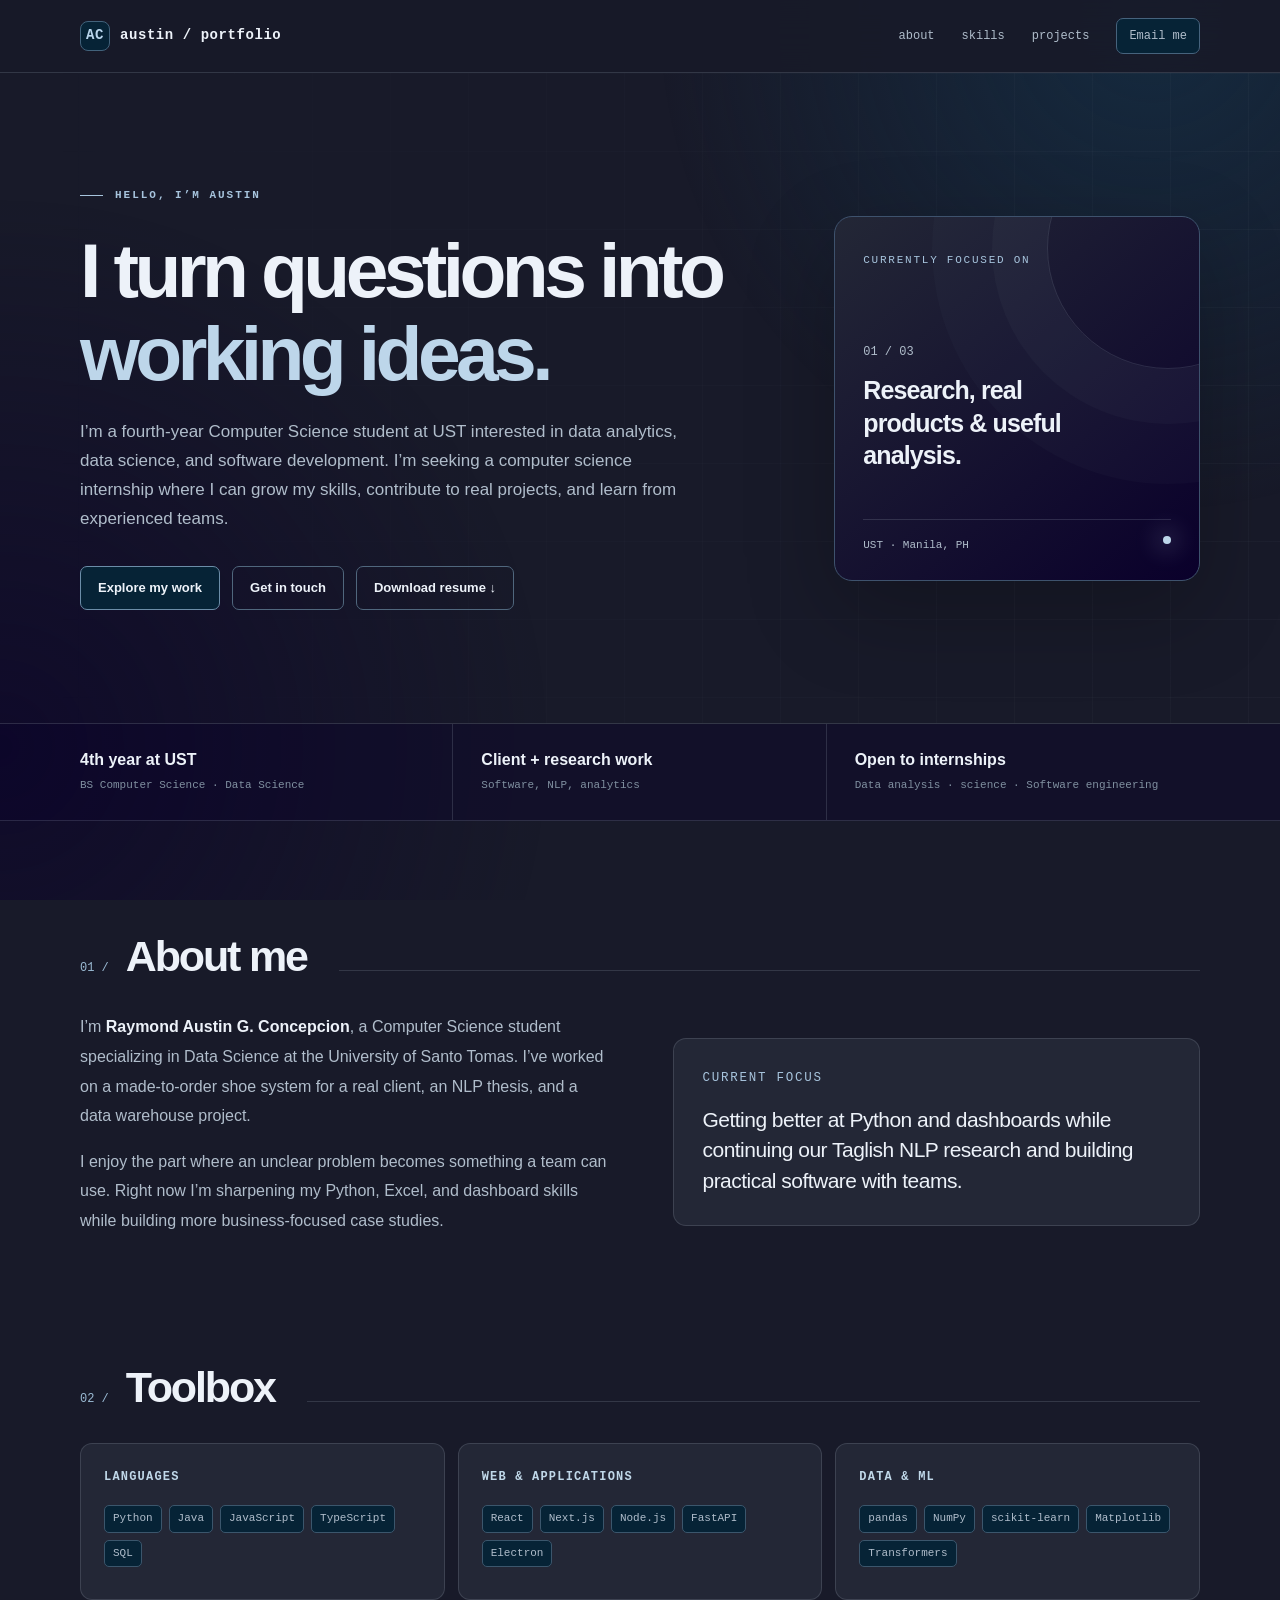
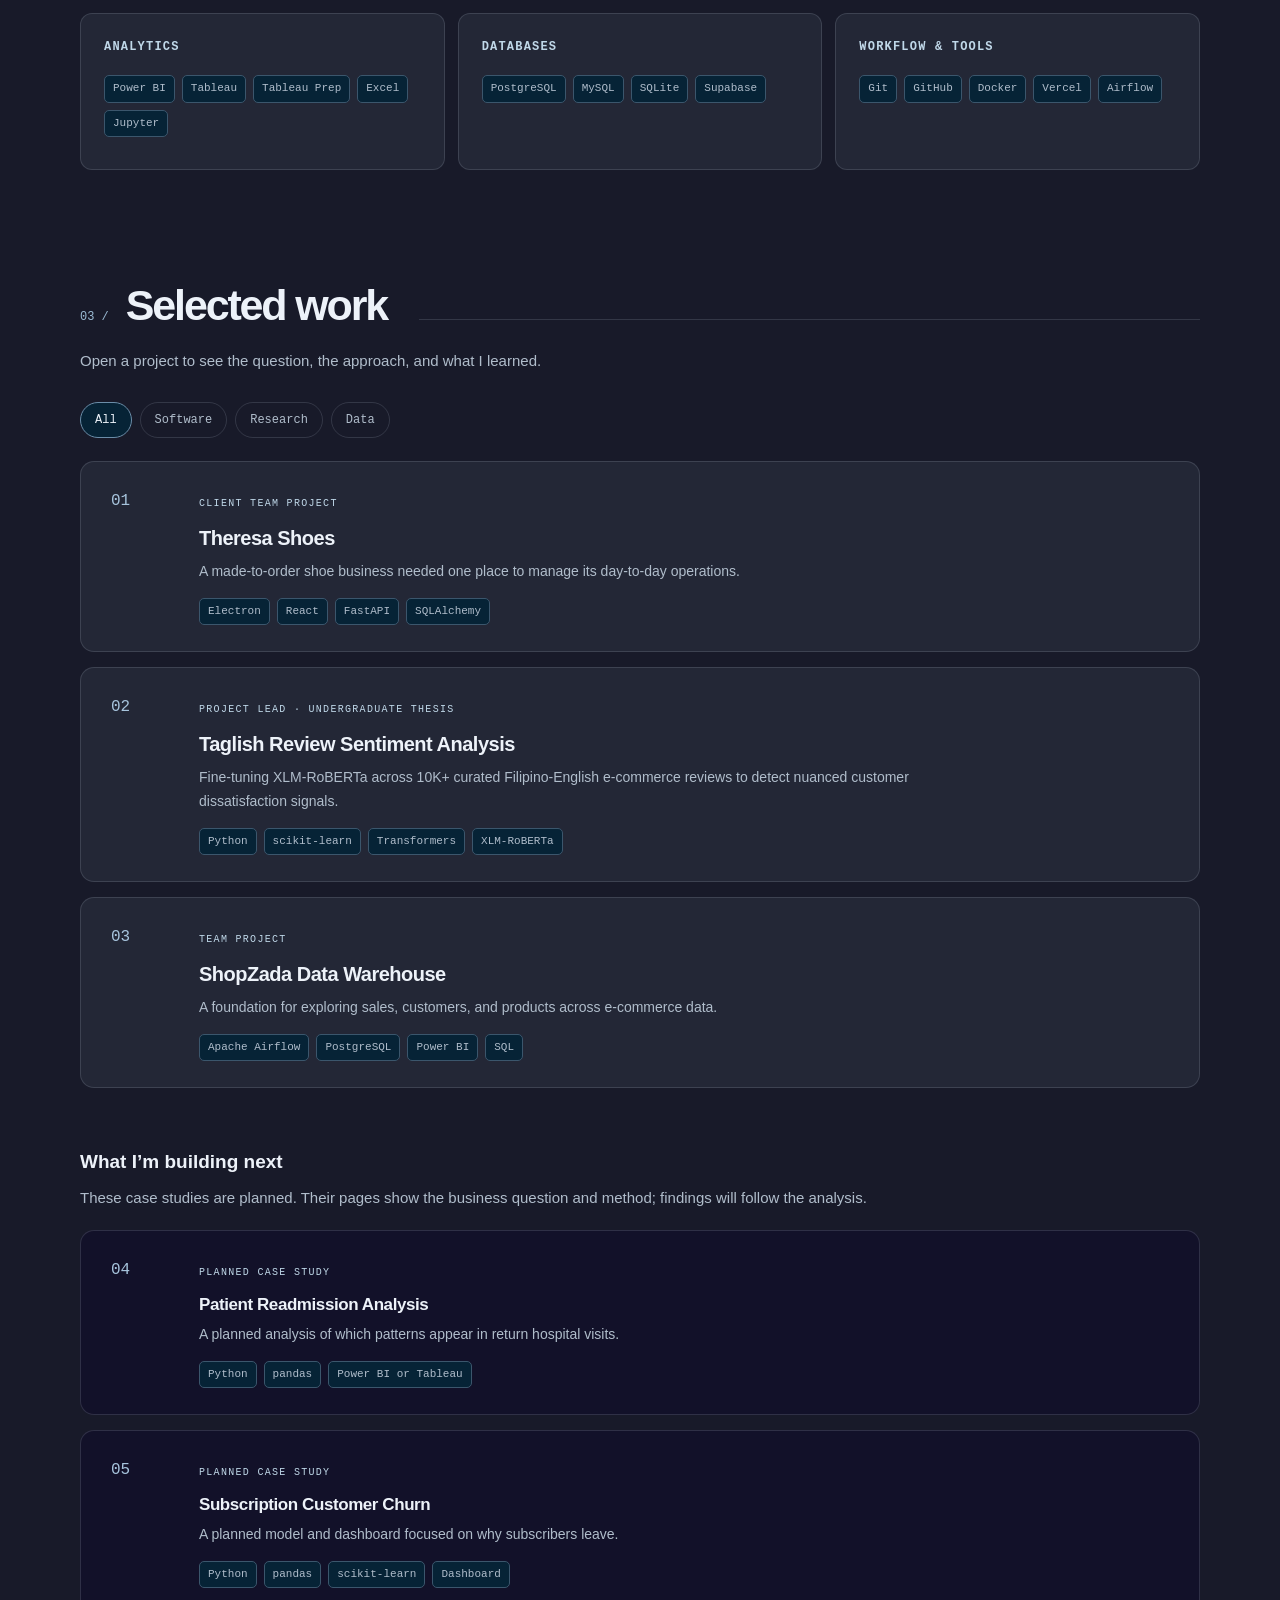
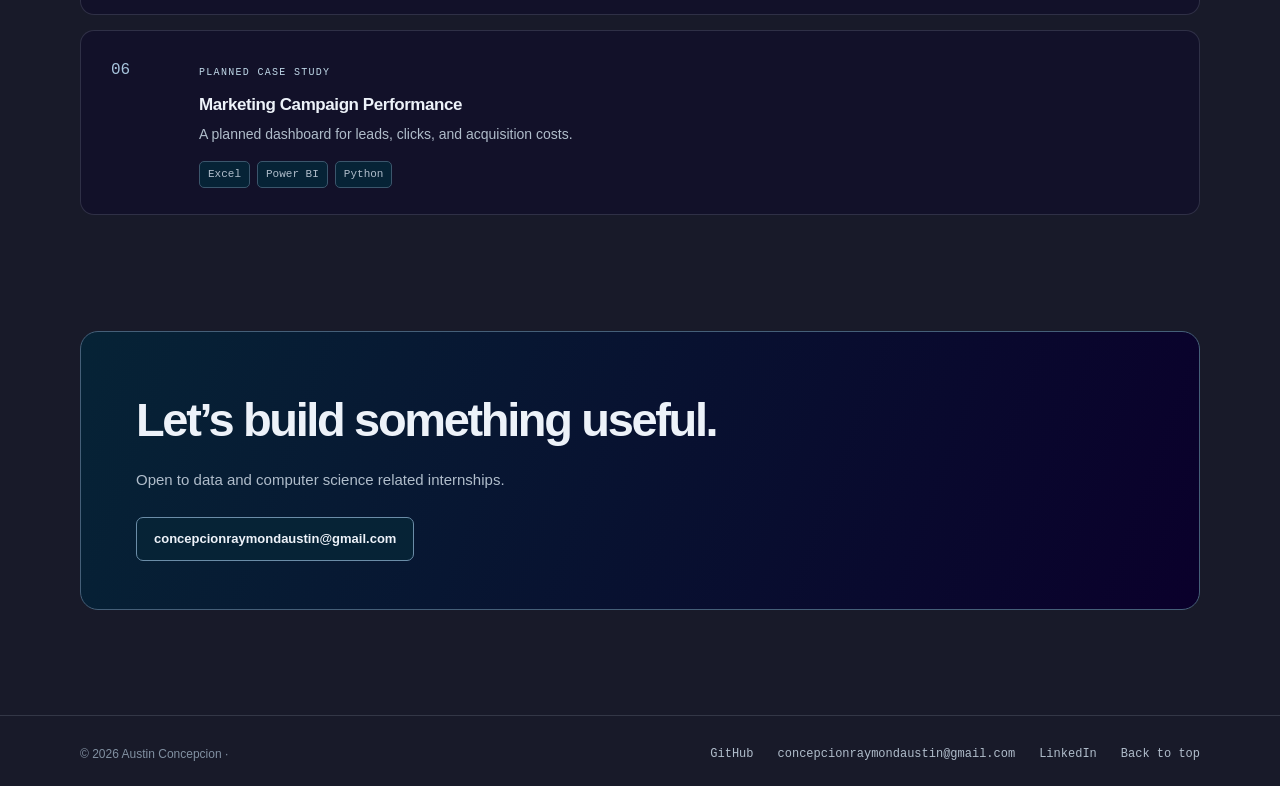
<file: index.html>
<!doctype html>
<html lang="en">

<head>
    <meta charset="utf-8">
    <meta name="viewport" content="width=device-width, initial-scale=1">
    <meta name="theme-color" content="#181a29">
    <meta name="description" content="Portfolio — Austin Concepcion portfolio">
    <title>Portfolio | Austin Concepcion</title>
    <link rel="stylesheet" href="assets/css/styles.css">
    <script src="assets/js/script.js" defer></script>
</head>

<body>
    <header class="topbar">
        <nav class="wrap nav" aria-label="Main navigation"><a class="brand mono" href="index.html"><span
                    class="brand-icon">AC</span>austin / portfolio</a>
            <div class="nav-links mono"><a href="index.html#about">about</a><a href="index.html#skills">skills</a><a
                    href="index.html#projects">projects</a><a class="nav-cta"
                    href="mailto:concepcionraymondaustin@gmail.com">Email me </a></div>
        </nav>
    </header>
    <main id="top">
        <section class="hero">
            <div class="wrap hero-grid">
                <div class="reveal">
                    <p class="eyebrow mono">Hello, I’m Austin</p>
                    <h1>I turn questions into <span>working ideas.</span></h1>
                    <p class="hero-copy">I’m a fourth-year Computer Science student at UST interested in data analytics,
                        data science, and software development. I’m seeking a computer science internship where I can
                        grow my skills, contribute to real projects, and learn from experienced teams.</p>
                    <div class="hero-buttons"><a class="button primary" href="#projects">Explore my work</a><a
                            class="button" href="mailto:concepcionraymondaustin@gmail.com">Get in touch</a><a
                            class="button" href="assets/docs/Austin_Concepcion_Resume.pdf" download>Download resume
                            ↓</a></div>
                </div>
                <div class="focus-board reveal" aria-label="Current focus"><span class="board-label mono">Currently
                        focused on</span>
                    <div class="board-center">
                        <p class="mono">01 / 03</p><strong>Research, real products &amp; useful analysis.</strong>
                    </div>
                    <div class="board-bottom mono"><span>UST · Manila, PH</span><span class="orbit-dot"
                            aria-hidden="true"></span></div>
                </div>
            </div>
        </section>
        <div class="quick-strip">
            <div class="wrap quick-grid">
                <div class="quick-item"><strong>4th year at UST</strong><span class="mono">BS Computer Science · Data
                        Science</span></div>
                <div class="quick-item"><strong>Client + research work</strong><span class="mono">Software, NLP,
                        analytics</span></div>
                <div class="quick-item"><strong>Open to internships</strong><span class="mono">Data analysis · science ·
                        Software engineering</span></div>
            </div>
        </div>
        <div class="wrap">
            <section class="section" id="about">
                <div class="section-heading"><span class="num mono">01 /</span>
                    <h2>About me</h2><span class="line"></span>
                </div>
                <div class="about-grid">
                    <div class="reveal">
                        <p>I’m <strong>Raymond Austin G. Concepcion</strong>, a Computer Science student specializing in
                            Data Science at the University of Santo Tomas. I’ve worked on a made-to-order shoe system
                            for a real client, an NLP thesis, and a data warehouse project.</p>
                        <p>I enjoy the part where an unclear problem becomes something a team can use. Right now I’m
                            sharpening my Python, Excel, and dashboard skills while building more business-focused case
                            studies.</p>
                    </div>
                    <div class="about-quote reveal"><small class="mono">Current focus</small>
                        <p>Getting better at Python and dashboards while continuing our Taglish NLP research and
                            building practical software with teams.</p>
                    </div>
                </div>
            </section>
            <section class="section" id="skills">
                <div class="section-heading"><span class="num mono">02 /</span>
                    <h2>Toolbox</h2><span class="line"></span>
                </div>
                <div class="skills-grid">
                    <div class="skill-card reveal">
                        <h3 class="mono">Languages</h3>
                        <div class="chips">
                            <span>Python</span><span>Java</span><span>JavaScript</span><span>TypeScript</span><span>SQL</span>
                        </div>
                    </div>
                    <div class="skill-card reveal">
                        <h3 class="mono">Web &amp; applications</h3>
                        <div class="chips">
                            <span>React</span><span>Next.js</span><span>Node.js</span><span>FastAPI</span><span>Electron</span>
                        </div>
                    </div>
                    <div class="skill-card reveal">
                        <h3 class="mono">Data &amp; ML</h3>
                        <div class="chips">
                            <span>pandas</span><span>NumPy</span><span>scikit-learn</span><span>Matplotlib</span><span>Transformers</span>
                        </div>
                    </div>
                    <div class="skill-card reveal">
                        <h3 class="mono">Analytics</h3>
                        <div class="chips"><span>Power BI</span><span>Tableau</span><span>Tableau
                                Prep</span><span>Excel</span><span>Jupyter</span></div>
                    </div>
                    <div class="skill-card reveal">
                        <h3 class="mono">Databases</h3>
                        <div class="chips">
                            <span>PostgreSQL</span><span>MySQL</span><span>SQLite</span><span>Supabase</span>
                        </div>
                    </div>
                    <div class="skill-card reveal">
                        <h3 class="mono">Workflow &amp; tools</h3>
                        <div class="chips">
                            <span>Git</span><span>GitHub</span><span>Docker</span><span>Vercel</span><span>Airflow</span>
                        </div>
                    </div>
                </div>
            </section>
            <section class="section" id="projects">
                <div class="section-heading"><span class="num mono">03 /</span>
                    <h2>Selected work</h2><span class="line"></span>
                </div>
                <p class="section-intro">Open a project to see the question, the approach, and what I learned.</p>
                <div class="filters mono" role="group" aria-label="Filter selected projects"><button class="filter"
                        data-filter="all" aria-pressed="true">All</button><button class="filter" data-filter="software"
                        aria-pressed="false">Software</button><button class="filter" data-filter="research"
                        aria-pressed="false">Research</button><button class="filter" data-filter="data"
                        aria-pressed="false">Data</button></div>
                <div class="project-list"><a class="project-card reveal" data-category="software"
                        href="projects/theresa-shoes.html" aria-label="Read about Theresa Shoes"><span
                            class="index mono">01</span>
                        <div><span class="status mono">Client team project</span>
                            <h3>Theresa Shoes</h3>
                            <p>A made-to-order shoe business needed one place to manage its day-to-day operations.</p>
                            <div class="chips">
                                <span>Electron</span><span>React</span><span>FastAPI</span><span>SQLAlchemy</span>
                            </div>
                        </div>
                    </a><a class="project-card reveal" data-category="research" href="projects/taglish-reviews.html"
                        aria-label="Read about Taglish Review Research">
                        <span class="index mono">02</span>
                        <div>
                            <span class="status mono">Project Lead · Undergraduate Thesis</span>
                            <h3>Taglish Review Sentiment Analysis</h3>
                            <p>Fine-tuning XLM-RoBERTa across 10K+ curated Filipino-English e-commerce reviews to detect
                                nuanced customer dissatisfaction signals.</p>
                            <div class="chips">
                                <span>Python</span><span>scikit-learn</span><span>Transformers</span><span>XLM-RoBERTa</span>
                            </div>
                        </div>
                    </a><a class="project-card reveal" data-category="data" href="projects/shopzada.html"
                        aria-label="Read about ShopZada Data Warehouse"><span class="index mono">03</span>
                        <div><span class="status mono">Team project</span>
                            <h3>ShopZada Data Warehouse</h3>
                            <p>A foundation for exploring sales, customers, and products across e-commerce data.</p>
                            <div class="chips"><span>Apache Airflow</span><span>PostgreSQL</span><span>Power
                                    BI</span><span>SQL</span></div>
                        </div>
                    </a></div>
                <div class="roadmap">
                    <h3>What I’m building next</h3>
                    <p>These case studies are planned. Their pages show the business question and method; findings will
                        follow the analysis.</p>
                    <div class="project-list"><a class="project-card reveal" data-category="data"
                            href="projects/patient-readmission.html"
                            aria-label="Read about Patient Readmission Analysis"><span class="index mono">04</span>
                            <div><span class="status mono">Planned case study</span>
                                <h3>Patient Readmission Analysis</h3>
                                <p>A planned analysis of which patterns appear in return hospital visits.</p>
                                <div class="chips"><span>Python</span><span>pandas</span><span>Power BI or
                                        Tableau</span></div>
                            </div>
                        </a><a class="project-card reveal" data-category="data" href="projects/customer-churn.html"
                            aria-label="Read about Subscription Customer Churn"><span class="index mono">05</span>
                            <div><span class="status mono">Planned case study</span>
                                <h3>Subscription Customer Churn</h3>
                                <p>A planned model and dashboard focused on why subscribers leave.</p>
                                <div class="chips">
                                    <span>Python</span><span>pandas</span><span>scikit-learn</span><span>Dashboard</span>
                                </div>
                            </div>
                        </a><a class="project-card reveal" data-category="data" href="projects/marketing-campaigns.html"
                            aria-label="Read about Marketing Campaign Performance"><span class="index mono">06</span>
                            <div><span class="status mono">Planned case study</span>
                                <h3>Marketing Campaign Performance</h3>
                                <p>A planned dashboard for leads, clicks, and acquisition costs.</p>
                                <div class="chips"><span>Excel</span><span>Power BI</span><span>Python</span></div>
                            </div>
                        </a></div>
                </div>
            </section>
            <section class="contact reveal" id="contact">
                <h2>Let’s build something useful.</h2>
                <p>Open to data and computer science related internships.</p><a class="button primary"
                    href="mailto:concepcionraymondaustin@gmail.com">concepcionraymondaustin@gmail.com </a>
            </section>
        </div>
    </main>
    <footer class="footer">
        <div class="wrap"><span>© 2026 Austin Concepcion · </span>
            <div class="socials mono"><a href="https://github.com/Craezyyy" target="_blank"
                    rel="noopener noreferrer">GitHub </a><a
                    href="mailto:concepcionraymondaustin@gmail.com">concepcionraymondaustin@gmail.com </a><a
                    href="https://www.linkedin.com/in/raymond-austin-concepcion-46b684326/" target="_blank"
                    rel="noopener noreferrer">LinkedIn</a><a href="index.html#top">Back to top </a></div>
        </div>
    </footer>
</body>

</html>
</file>
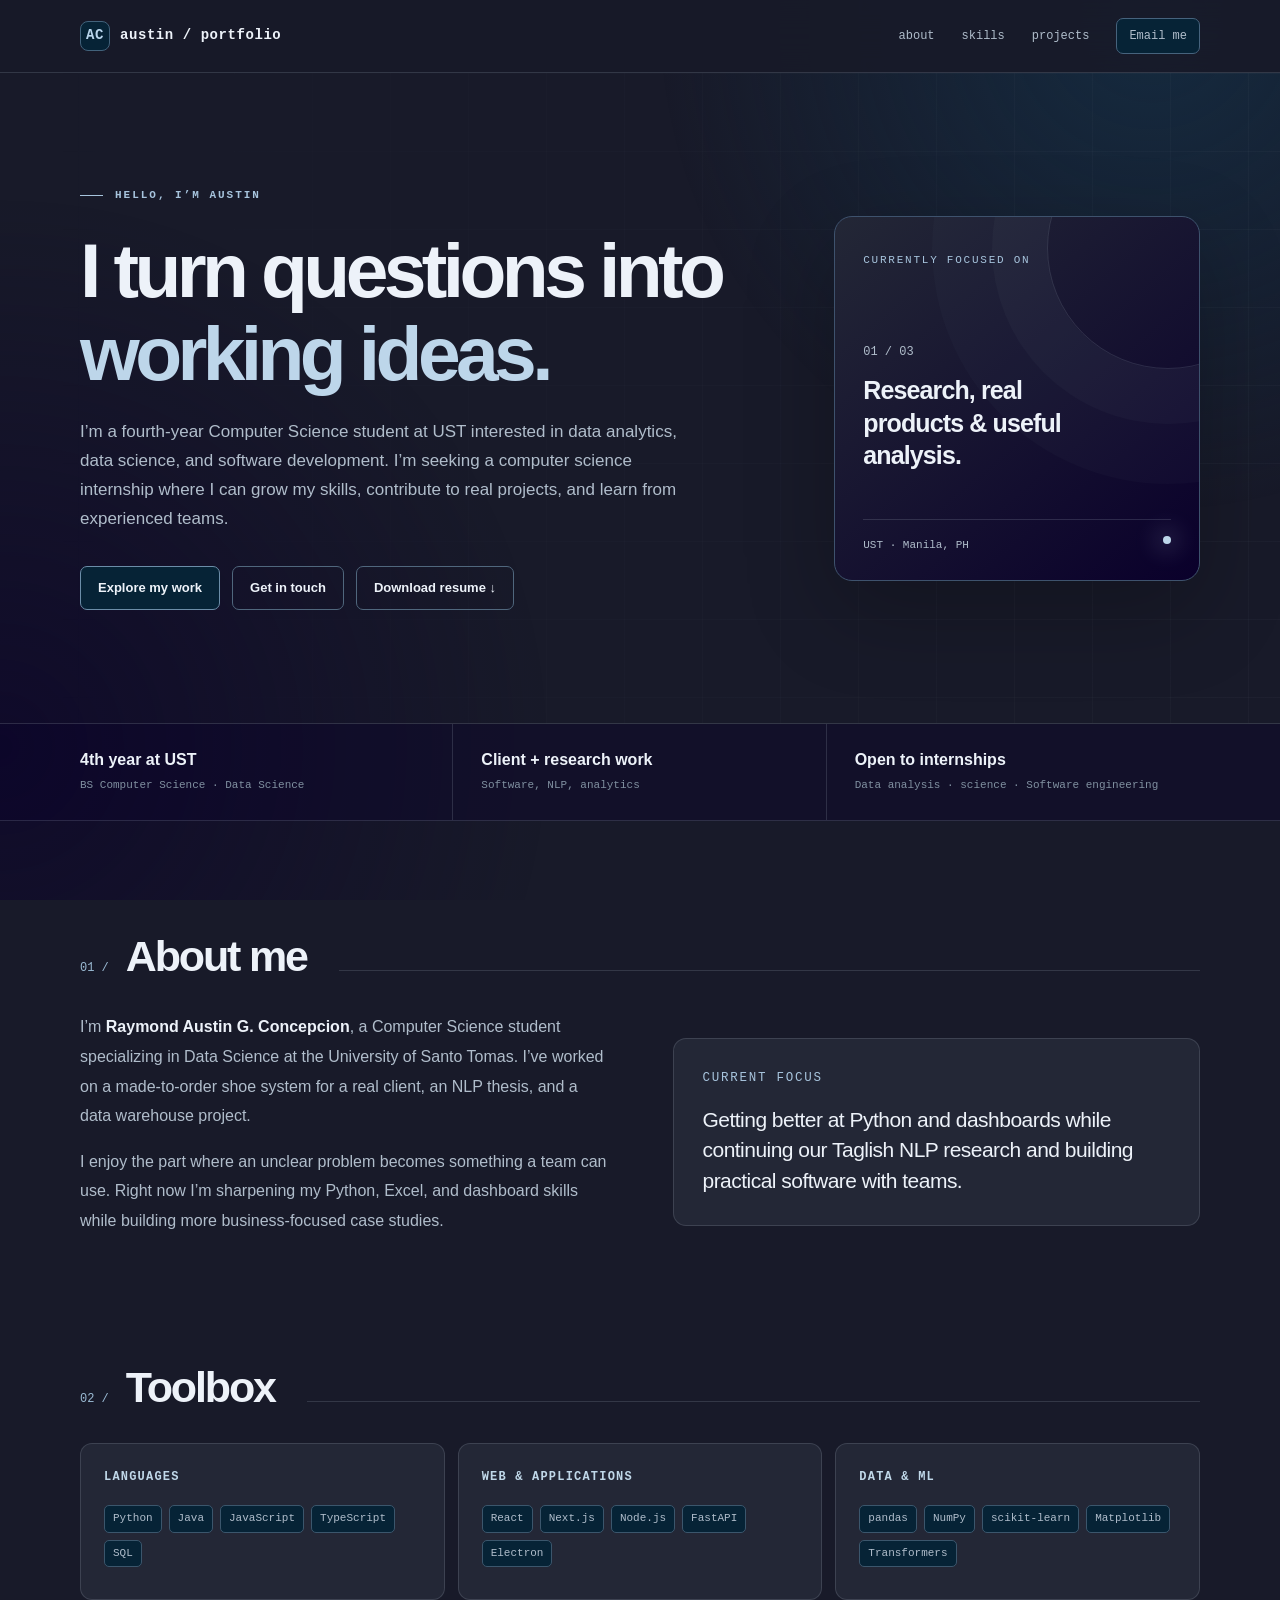
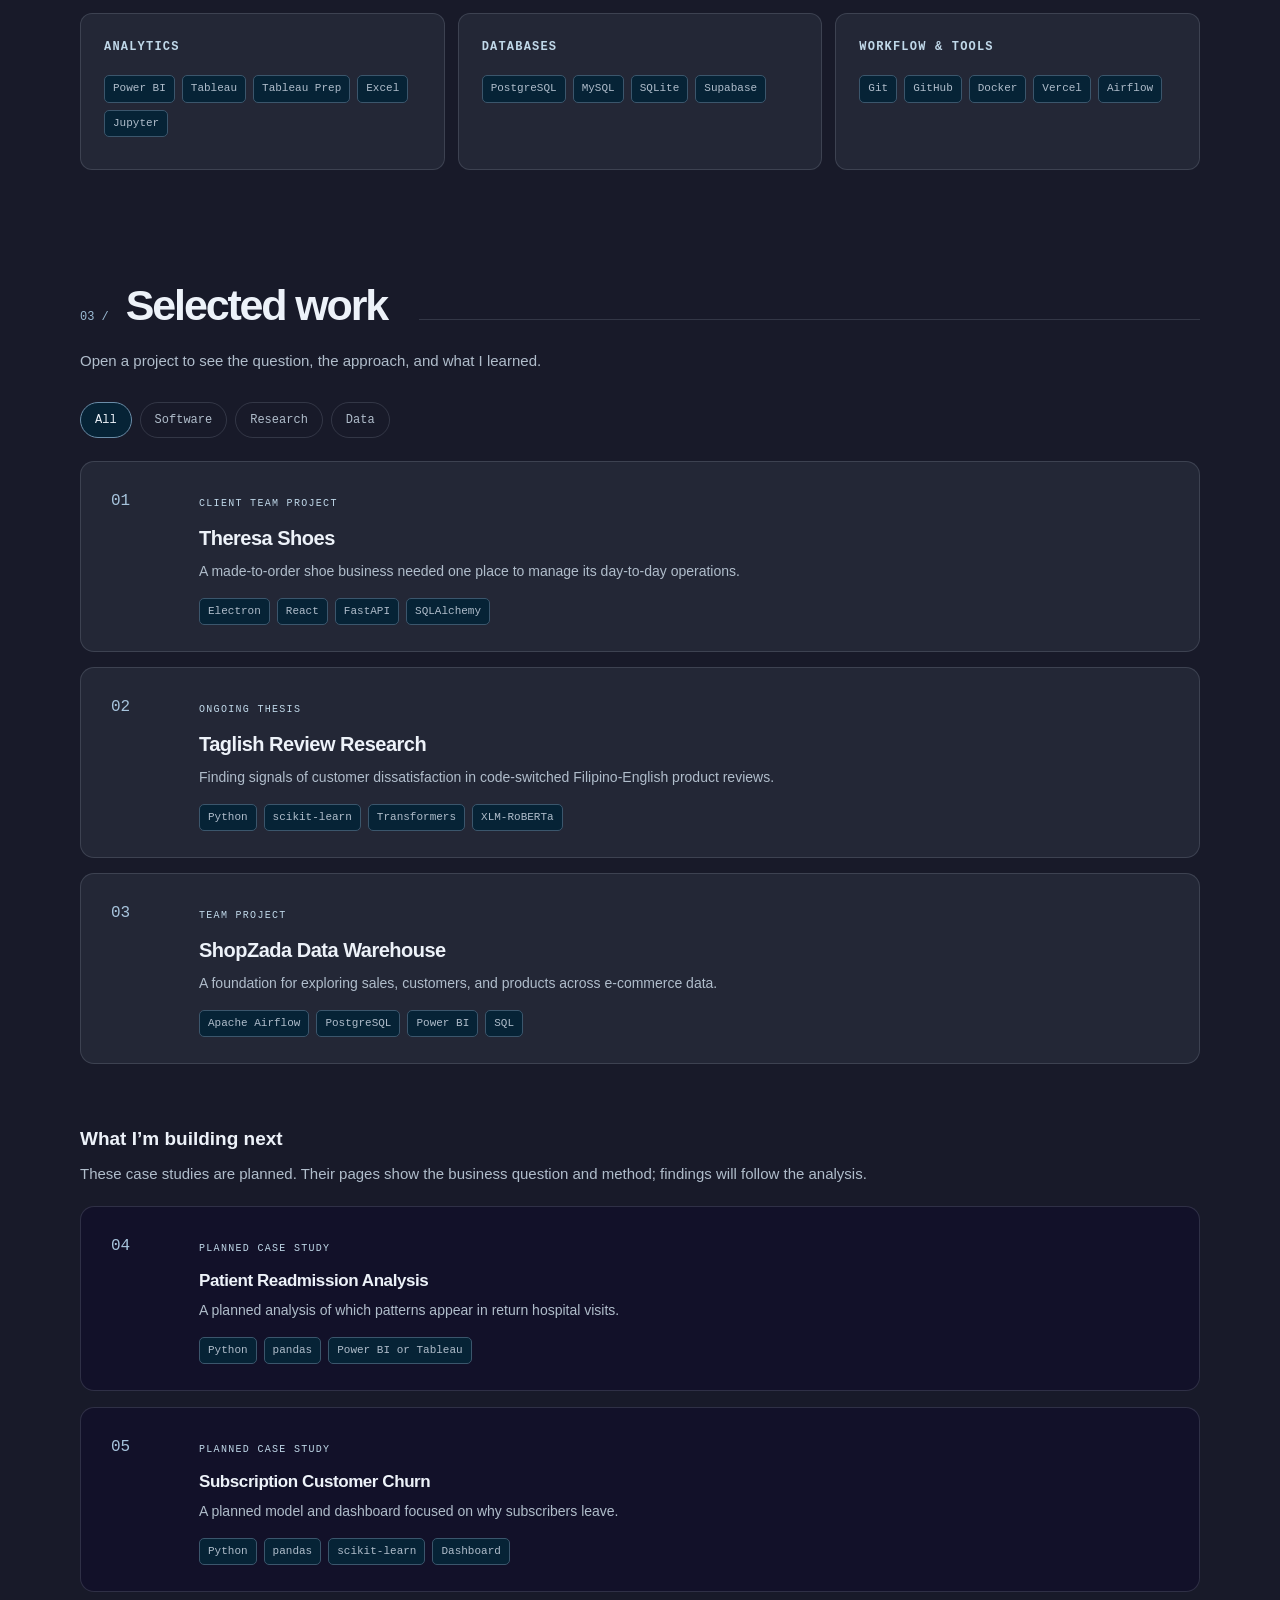
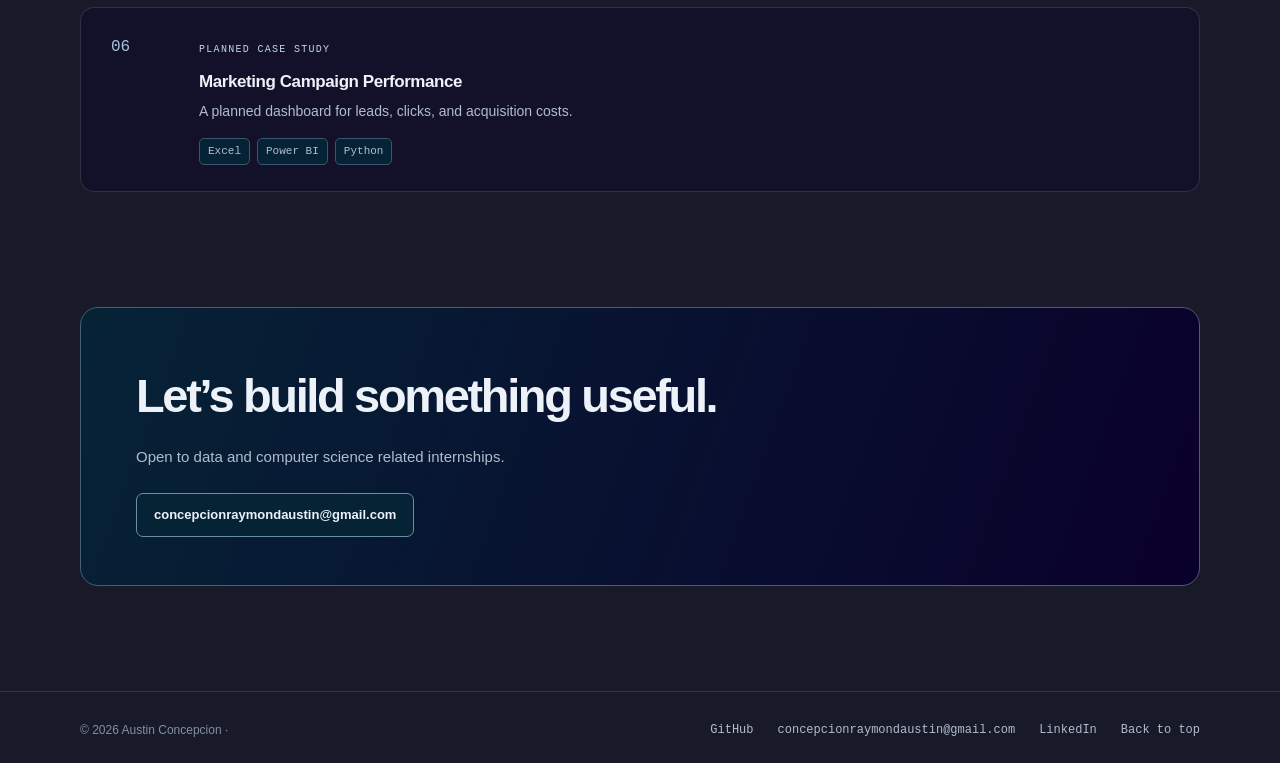
<file: Austin_Concepcion_Portfolio_Responsive/index.html>
<!doctype html>
<html lang="en">

<head>
    <meta charset="utf-8">
    <meta name="viewport" content="width=device-width, initial-scale=1">
    <meta name="theme-color" content="#181a29">
    <meta name="description" content="Portfolio — Austin Concepcion portfolio">
    <title>Portfolio | Austin Concepcion</title>
    <link rel="stylesheet" href="assets/css/styles.css">
    <script src="assets/js/script.js" defer></script>
</head>

<body>
    <header class="topbar">
        <nav class="wrap nav" aria-label="Main navigation"><a class="brand mono" href="index.html"><span
                    class="brand-icon">AC</span>austin / portfolio</a>
            <div class="nav-links mono"><a href="index.html#about">about</a><a href="index.html#skills">skills</a><a
                    href="index.html#projects">projects</a><a class="nav-cta"
                    href="mailto:concepcionraymondaustin@gmail.com">Email me </a></div>
        </nav>
    </header>
    <main id="top">
        <section class="hero">
            <div class="wrap hero-grid">
                <div class="reveal">
                    <p class="eyebrow mono">Hello, I’m Austin</p>
                    <h1>I turn questions into <span>working ideas.</span></h1>
                    <p class="hero-copy">I’m a fourth-year Computer Science student at UST interested in data analytics,
                        data science, and software development. I’m seeking a computer science internship where I can
                        grow my skills, contribute to real projects, and learn from experienced teams.</p>
                    <div class="hero-buttons"><a class="button primary" href="#projects">Explore my work</a><a class="button"
                            href="mailto:concepcionraymondaustin@gmail.com">Get in touch</a><a class="button"
                            href="assets/docs/Austin_Concepcion_Resume.pdf" download>Download resume ↓</a></div>
                </div>
                <div class="focus-board reveal" aria-label="Current focus"><span class="board-label mono">Currently
                        focused on</span>
                    <div class="board-center">
                        <p class="mono">01 / 03</p><strong>Research, real products &amp; useful analysis.</strong>
                    </div>
                    <div class="board-bottom mono"><span>UST · Manila, PH</span><span class="orbit-dot"
                            aria-hidden="true"></span></div>
                </div>
            </div>
        </section>
        <div class="quick-strip">
            <div class="wrap quick-grid">
                <div class="quick-item"><strong>4th year at UST</strong><span class="mono">BS Computer Science · Data
                        Science</span></div>
                <div class="quick-item"><strong>Client + research work</strong><span class="mono">Software, NLP,
                        analytics</span></div>
                <div class="quick-item"><strong>Open to internships</strong><span class="mono">Data analysis · science ·
                       Software engineering</span></div>
            </div>
        </div>
        <div class="wrap">
            <section class="section" id="about">
                <div class="section-heading"><span class="num mono">01 /</span>
                    <h2>About me</h2><span class="line"></span>
                </div>
                <div class="about-grid">
                    <div class="reveal">
                        <p>I’m <strong>Raymond Austin G. Concepcion</strong>, a Computer Science student specializing in
                            Data Science at the University of Santo Tomas. I’ve worked on a made-to-order shoe system
                            for a real client, an NLP thesis, and a data warehouse project.</p>
                        <p>I enjoy the part where an unclear problem becomes something a team can use. Right now I’m
                            sharpening my Python, Excel, and dashboard skills while building more business-focused case
                            studies.</p>
                    </div>
                    <div class="about-quote reveal"><small class="mono">Current focus</small>
                        <p>Getting better at Python and dashboards while continuing our Taglish NLP research and
                            building practical software with teams.</p>
                    </div>
                </div>
            </section>
            <section class="section" id="skills">
                <div class="section-heading"><span class="num mono">02 /</span>
                    <h2>Toolbox</h2><span class="line"></span>
                </div>
                <div class="skills-grid">
                    <div class="skill-card reveal">
                        <h3 class="mono">Languages</h3>
                        <div class="chips">
                            <span>Python</span><span>Java</span><span>JavaScript</span><span>TypeScript</span><span>SQL</span>
                        </div>
                    </div>
                    <div class="skill-card reveal">
                        <h3 class="mono">Web &amp; applications</h3>
                        <div class="chips">
                            <span>React</span><span>Next.js</span><span>Node.js</span><span>FastAPI</span><span>Electron</span>
                        </div>
                    </div>
                    <div class="skill-card reveal">
                        <h3 class="mono">Data &amp; ML</h3>
                        <div class="chips">
                            <span>pandas</span><span>NumPy</span><span>scikit-learn</span><span>Matplotlib</span><span>Transformers</span>
                        </div>
                    </div>
                    <div class="skill-card reveal">
                        <h3 class="mono">Analytics</h3>
                        <div class="chips"><span>Power BI</span><span>Tableau</span><span>Tableau
                                Prep</span><span>Excel</span><span>Jupyter</span></div>
                    </div>
                    <div class="skill-card reveal">
                        <h3 class="mono">Databases</h3>
                        <div class="chips">
                            <span>PostgreSQL</span><span>MySQL</span><span>SQLite</span><span>Supabase</span></div>
                    </div>
                    <div class="skill-card reveal">
                        <h3 class="mono">Workflow &amp; tools</h3>
                        <div class="chips">
                            <span>Git</span><span>GitHub</span><span>Docker</span><span>Vercel</span><span>Airflow</span>
                        </div>
                    </div>
                </div>
            </section>
            <section class="section" id="projects">
                <div class="section-heading"><span class="num mono">03 /</span>
                    <h2>Selected work</h2><span class="line"></span>
                </div>
                <p class="section-intro">Open a project to see the question, the approach, and what I learned.</p>
                <div class="filters mono" role="group" aria-label="Filter selected projects"><button class="filter"
                        data-filter="all" aria-pressed="true">All</button><button class="filter" data-filter="software"
                        aria-pressed="false">Software</button><button class="filter" data-filter="research"
                        aria-pressed="false">Research</button><button class="filter" data-filter="data"
                        aria-pressed="false">Data</button></div>
                <div class="project-list"><a class="project-card reveal" data-category="software"
                        href="projects/theresa-shoes.html" aria-label="Read about Theresa Shoes"><span
                            class="index mono">01</span>
                        <div><span class="status mono">Client team project</span>
                            <h3>Theresa Shoes</h3>
                            <p>A made-to-order shoe business needed one place to manage its day-to-day operations.</p>
                            <div class="chips">
                                <span>Electron</span><span>React</span><span>FastAPI</span><span>SQLAlchemy</span></div>
                        </div>
</a><a class="project-card reveal" data-category="research" href="projects/taglish-reviews.html"
                        aria-label="Read about Taglish Review Research"><span class="index mono">02</span>
                        <div><span class="status mono">Ongoing thesis</span>
                            <h3>Taglish Review Research</h3>
                            <p>Finding signals of customer dissatisfaction in code-switched Filipino-English product
                                reviews.</p>
                            <div class="chips">
                                <span>Python</span><span>scikit-learn</span><span>Transformers</span><span>XLM-RoBERTa</span>
                            </div>
                        </div>
</a><a class="project-card reveal" data-category="data" href="projects/shopzada.html"
                        aria-label="Read about ShopZada Data Warehouse"><span class="index mono">03</span>
                        <div><span class="status mono">Team project</span>
                            <h3>ShopZada Data Warehouse</h3>
                            <p>A foundation for exploring sales, customers, and products across e-commerce data.</p>
                            <div class="chips"><span>Apache Airflow</span><span>PostgreSQL</span><span>Power
                                    BI</span><span>SQL</span></div>
                        </div>
</a></div>
                <div class="roadmap">
                    <h3>What I’m building next</h3>
                    <p>These case studies are planned. Their pages show the business question and method; findings will
                        follow the analysis.</p>
                    <div class="project-list"><a class="project-card reveal" data-category="data"
                            href="projects/patient-readmission.html" aria-label="Read about Patient Readmission Analysis"><span
                                class="index mono">04</span>
                            <div><span class="status mono">Planned case study</span>
                                <h3>Patient Readmission Analysis</h3>
                                <p>A planned analysis of which patterns appear in return hospital visits.</p>
                                <div class="chips"><span>Python</span><span>pandas</span><span>Power BI or
                                        Tableau</span></div>
                            </div>
</a><a class="project-card reveal" data-category="data" href="projects/customer-churn.html"
                            aria-label="Read about Subscription Customer Churn"><span class="index mono">05</span>
                            <div><span class="status mono">Planned case study</span>
                                <h3>Subscription Customer Churn</h3>
                                <p>A planned model and dashboard focused on why subscribers leave.</p>
                                <div class="chips">
                                    <span>Python</span><span>pandas</span><span>scikit-learn</span><span>Dashboard</span>
                                </div>
                            </div>
</a><a class="project-card reveal" data-category="data" href="projects/marketing-campaigns.html"
                            aria-label="Read about Marketing Campaign Performance"><span class="index mono">06</span>
                            <div><span class="status mono">Planned case study</span>
                                <h3>Marketing Campaign Performance</h3>
                                <p>A planned dashboard for leads, clicks, and acquisition costs.</p>
                                <div class="chips"><span>Excel</span><span>Power BI</span><span>Python</span></div>
                            </div>
</a></div>
                </div>
            </section>
            <section class="contact reveal" id="contact">
                <h2>Let’s build something useful.</h2>
                <p>Open to data and computer science related internships.</p><a class="button primary"
                    href="mailto:concepcionraymondaustin@gmail.com">concepcionraymondaustin@gmail.com </a>
            </section>
        </div>
    </main>
    <footer class="footer">
        <div class="wrap"><span>© 2026 Austin Concepcion · </span>
            <div class="socials mono"><a href="https://github.com/Craezyyy" target="_blank"
                    rel="noopener noreferrer">GitHub </a><a
                    href="mailto:concepcionraymondaustin@gmail.com">concepcionraymondaustin@gmail.com </a><a
                    href="https://www.linkedin.com/in/raymond-austin-concepcion-46b684326/" target="_blank"
                    rel="noopener noreferrer">LinkedIn</a><a href="index.html#top">Back to top </a></div>
        </div>
    </footer>
</body>

</html>
</file>
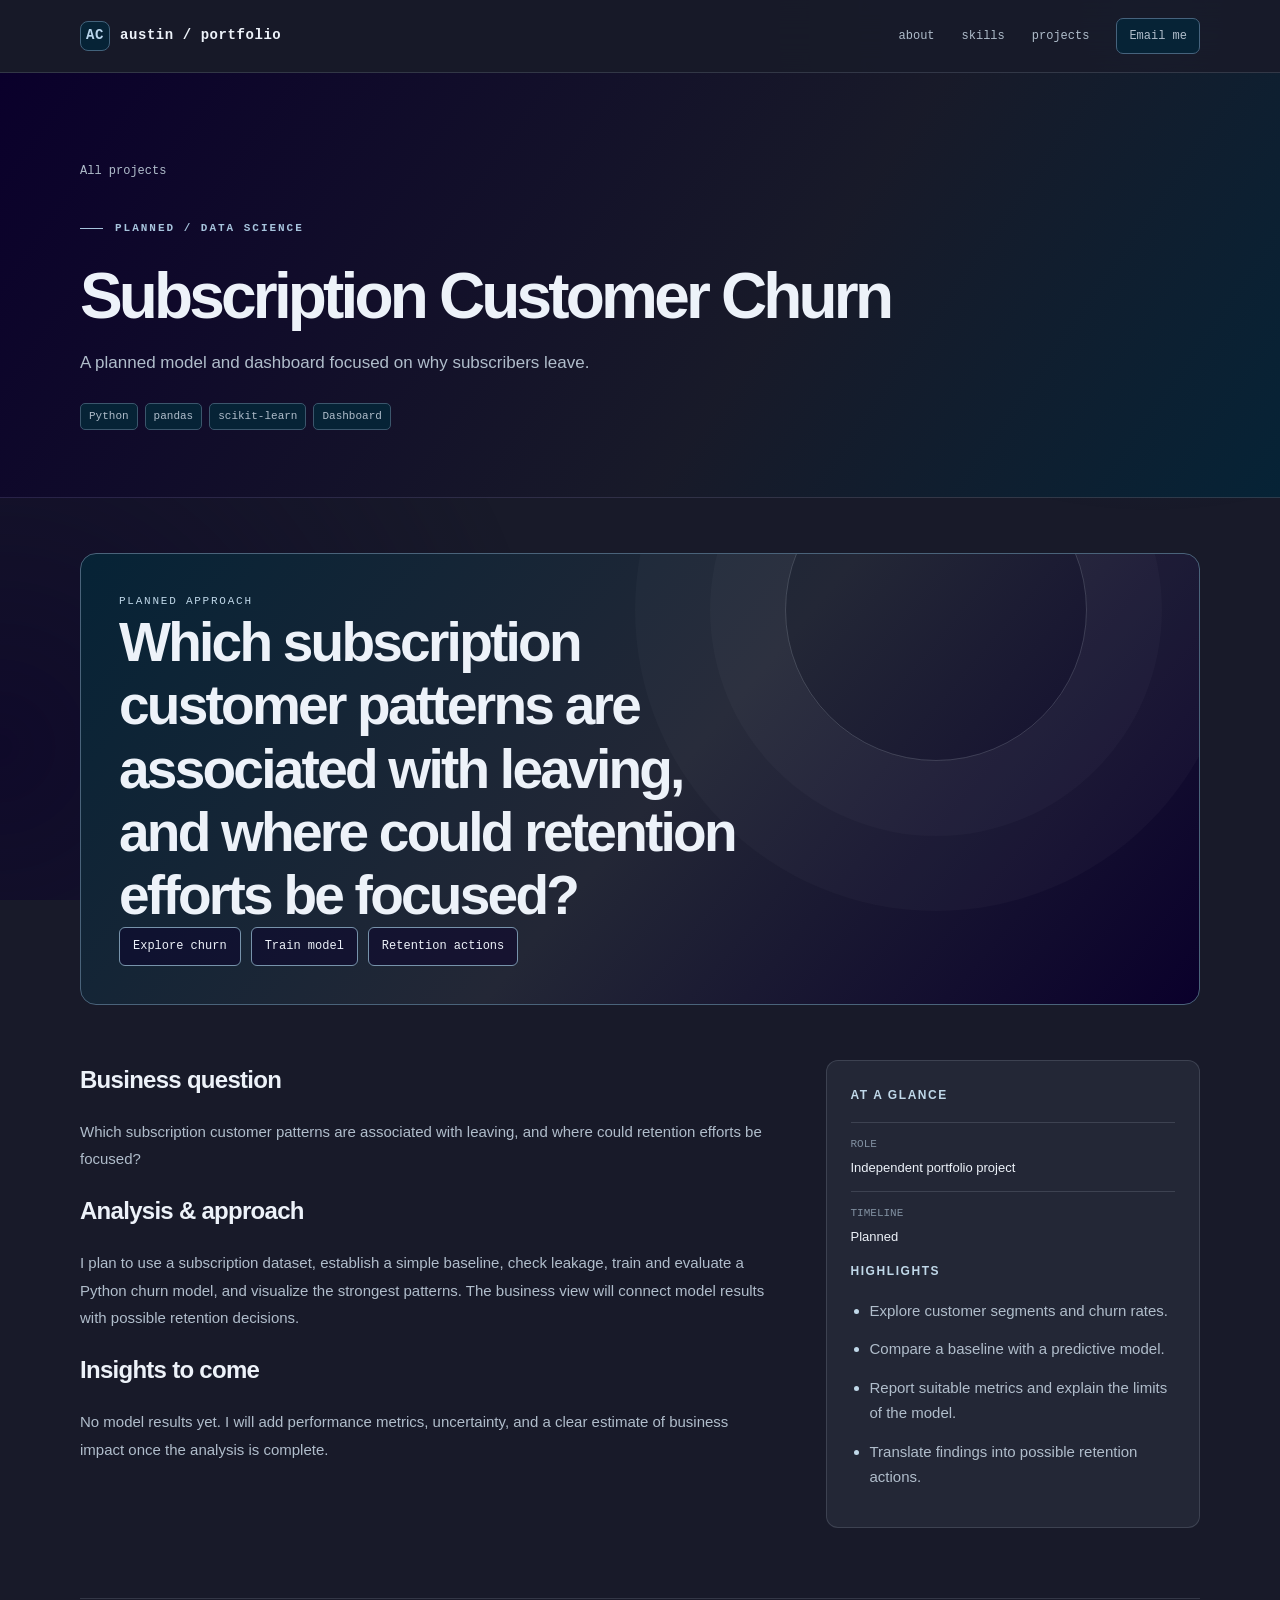
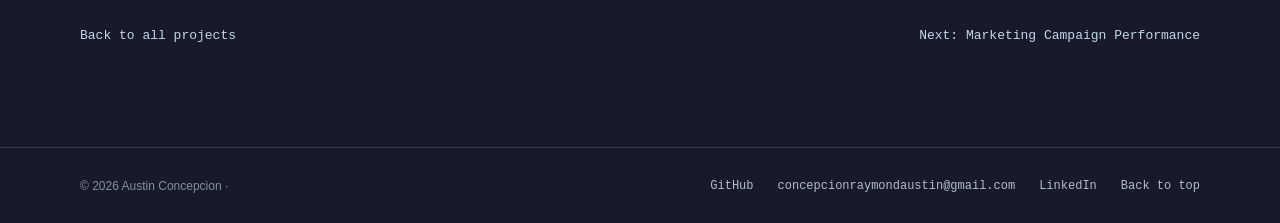
<file: projects/customer-churn.html>
<!doctype html>
<html lang="en">

<head>
    <meta charset="utf-8">
    <meta name="viewport" content="width=device-width, initial-scale=1">
    <meta name="theme-color" content="#181a29">
    <meta name="description" content="Subscription Customer Churn — Austin Concepcion portfolio">
    <title>Subscription Customer Churn | Austin Concepcion</title>
    <link rel="stylesheet" href="../assets/css/styles.css">
    <script src="../assets/js/script.js" defer></script>
</head>

<body>
    <header class="topbar">
        <nav class="wrap nav" aria-label="Main navigation"><a class="brand mono" href="../index.html"><span
                    class="brand-icon">AC</span>austin / portfolio</a>
            <div class="nav-links mono"><a href="../index.html#about">about</a><a href="../index.html#skills">skills</a><a
                    href="../index.html#projects">projects</a><a class="nav-cta"
                    href="mailto:concepcionraymondaustin@gmail.com">Email me </a></div>
        </nav>
    </header>
    <main>
        <section class="detail-hero">
            <div class="wrap"><a class="back mono" href="../index.html#projects"> All projects</a>
                <p class="eyebrow mono">Planned / Data science</p>
                <h1>Subscription Customer Churn</h1>
                <p class="summary">A planned model and dashboard focused on why subscribers leave.</p>
                <div class="chips"><span>Python</span><span>pandas</span><span>scikit-learn</span><span>Dashboard</span>
                </div>
            </div>
        </section>
        <div class="wrap detail-main">
            <div class="visual-panel reveal"><small class="mono">Planned approach</small><strong>Which subscription
                    customer patterns are associated with leaving, and where could retention efforts be
                    focused?</strong>
                <div class="flow mono"><span>Explore churn</span><span>Train model</span><span>Retention actions</span>
                </div>
            </div>
            <div class="detail-columns">
                <div class="reveal">
                    <h2>Business question</h2>
                    <p>Which subscription customer patterns are associated with leaving, and where could retention
                        efforts be focused?</p>
                    <h2>Analysis &amp; approach</h2>
                    <p>I plan to use a subscription dataset, establish a simple baseline, check leakage, train and
                        evaluate a Python churn model, and visualize the strongest patterns. The business view will
                        connect model results with possible retention decisions.</p>
                    <h2>Insights to come</h2>
                    <p>No model results yet. I will add performance metrics, uncertainty, and a clear estimate of
                        business impact once the analysis is complete.</p>
                </div>
                <aside class="side-card reveal">
                    <h2>At a glance</h2>
                    <div class="meta"><small class="mono">ROLE</small><strong>Independent portfolio project</strong>
                    </div>
                    <div class="meta"><small class="mono">TIMELINE</small><strong>Planned</strong></div>
                    <h2>Highlights</h2>
                    <ul>
                        <li>Explore customer segments and churn rates.</li>
                        <li>Compare a baseline with a predictive model.</li>
                        <li>Report suitable metrics and explain the limits of the model.</li>
                        <li>Translate findings into possible retention actions.</li>
                    </ul>
                </aside>
            </div>
            <nav class="next-nav mono" aria-label="Project navigation"><a href="../index.html#projects"> Back to all
                    projects</a><a href="marketing-campaigns.html">Next: Marketing Campaign Performance </a></nav>
        </div>
    </main>
    <footer class="footer">
        <div class="wrap"><span>© 2026 Austin Concepcion · </span>
            <div class="socials mono"><a href="https://github.com/Craezyyy" target="_blank"
                    rel="noopener noreferrer">GitHub </a><a
                    href="mailto:concepcionraymondaustin@gmail.com">concepcionraymondaustin@gmail.com </a><a
                    href="https://www.linkedin.com/in/raymond-austin-concepcion-46b684326/" target="_blank"
                    rel="noopener noreferrer">LinkedIn </a><a href="../index.html#top">Back to top </a></div>
        </div>
    </footer>
</body>

</html>
</file>
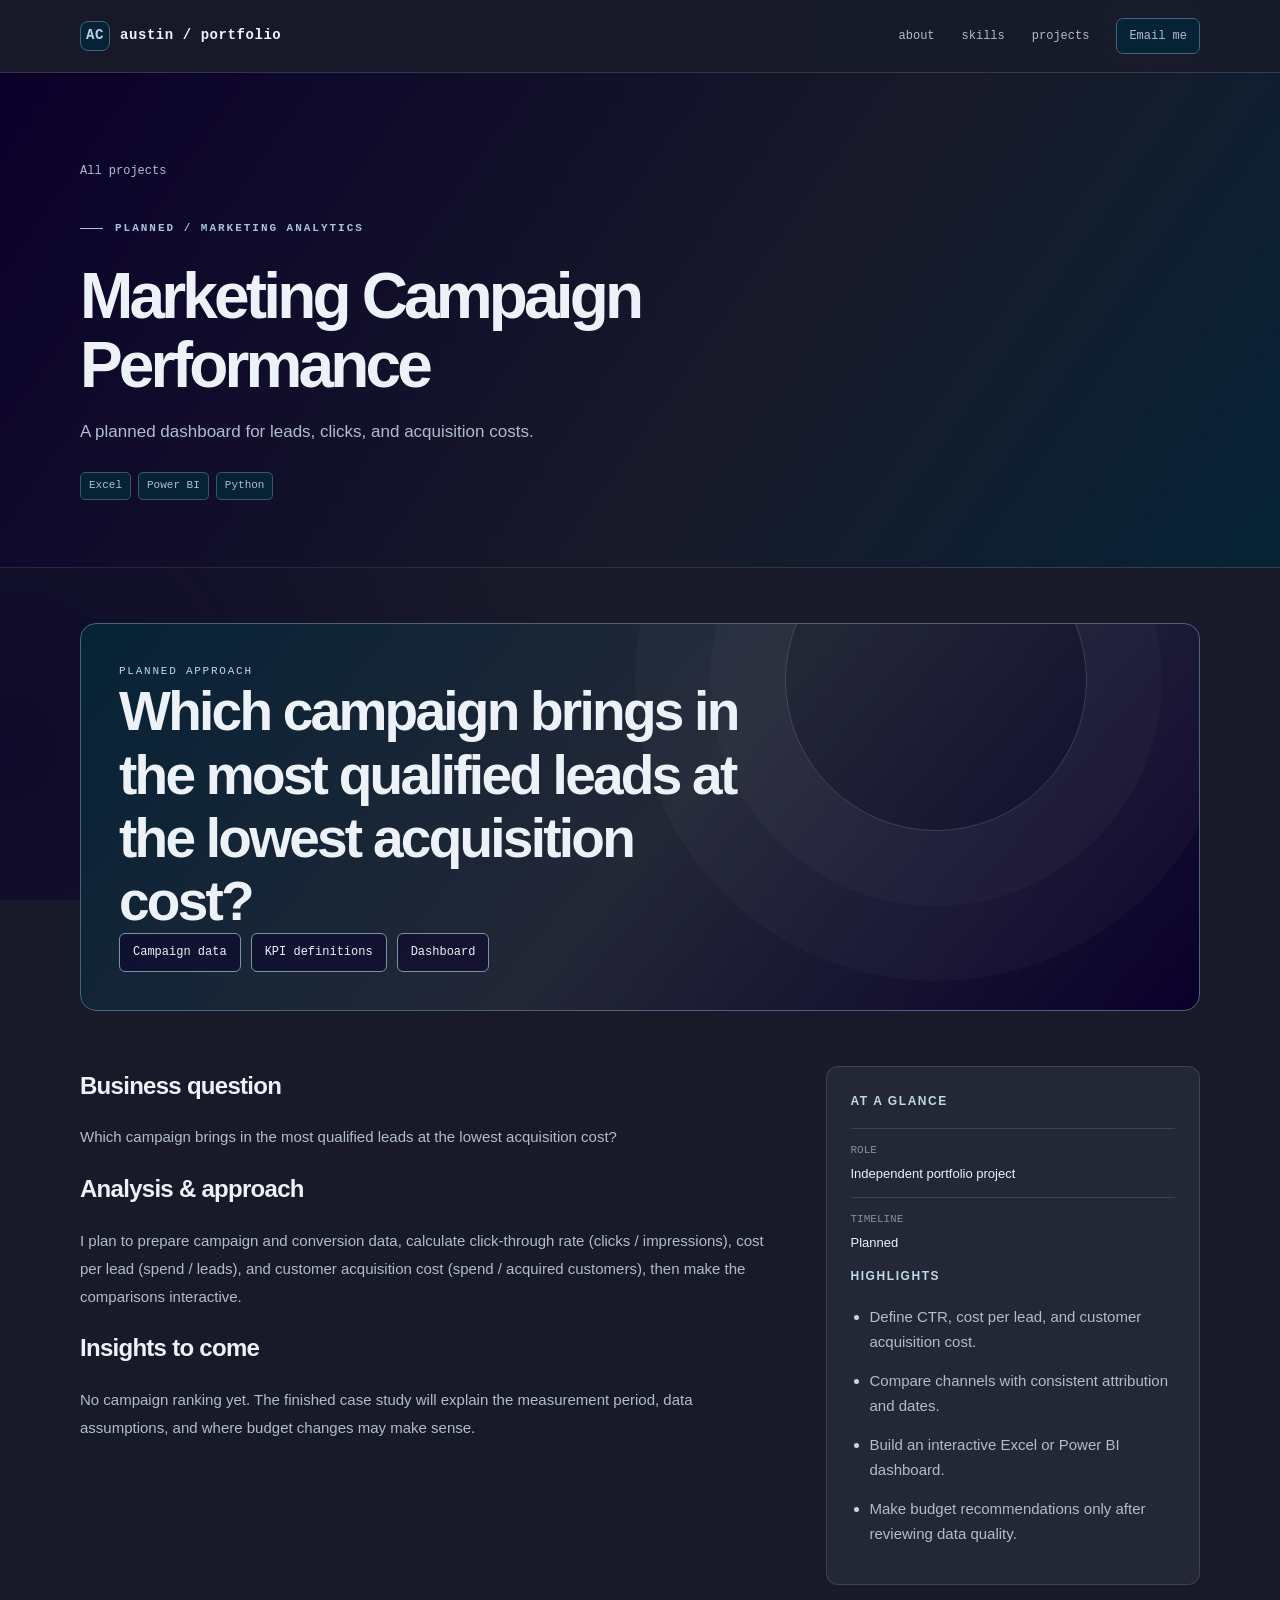
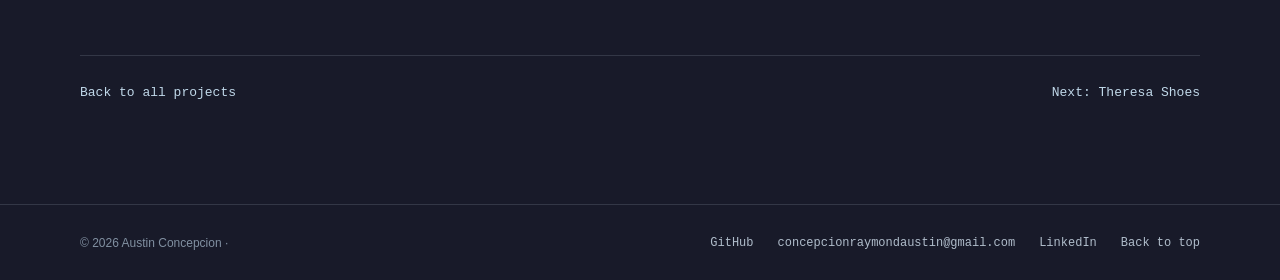
<file: projects/marketing-campaigns.html>
<!doctype html>
<html lang="en">

<head>
    <meta charset="utf-8">
    <meta name="viewport" content="width=device-width, initial-scale=1">
    <meta name="theme-color" content="#181a29">
    <meta name="description" content="Marketing Campaign Performance — Austin Concepcion portfolio">
    <title>Marketing Campaign Performance | Austin Concepcion</title>
    <link rel="stylesheet" href="../assets/css/styles.css">
    <script src="../assets/js/script.js" defer></script>
</head>

<body>
    <header class="topbar">
        <nav class="wrap nav" aria-label="Main navigation"><a class="brand mono" href="../index.html"><span
                    class="brand-icon">AC</span>austin / portfolio</a>
            <div class="nav-links mono"><a href="../index.html#about">about</a><a href="../index.html#skills">skills</a><a
                    href="../index.html#projects">projects</a><a class="nav-cta"
                    href="mailto:concepcionraymondaustin@gmail.com">Email me </a></div>
        </nav>
    </header>
    <main>
        <section class="detail-hero">
            <div class="wrap"><a class="back mono" href="../index.html#projects"> All projects</a>
                <p class="eyebrow mono">Planned / Marketing analytics</p>
                <h1>Marketing Campaign Performance</h1>
                <p class="summary">A planned dashboard for leads, clicks, and acquisition costs.</p>
                <div class="chips"><span>Excel</span><span>Power BI</span><span>Python</span></div>
            </div>
        </section>
        <div class="wrap detail-main">
            <div class="visual-panel reveal"><small class="mono">Planned approach</small><strong>Which campaign brings
                    in the most qualified leads at the lowest acquisition cost?</strong>
                <div class="flow mono"><span>Campaign data</span><span>KPI definitions</span><span>Dashboard</span>
                </div>
            </div>
            <div class="detail-columns">
                <div class="reveal">
                    <h2>Business question</h2>
                    <p>Which campaign brings in the most qualified leads at the lowest acquisition cost?</p>
                    <h2>Analysis &amp; approach</h2>
                    <p>I plan to prepare campaign and conversion data, calculate click-through rate (clicks /
                        impressions), cost per lead (spend / leads), and customer acquisition cost (spend / acquired
                        customers), then make the comparisons interactive.</p>
                    <h2>Insights to come</h2>
                    <p>No campaign ranking yet. The finished case study will explain the measurement period, data
                        assumptions, and where budget changes may make sense.</p>
                </div>
                <aside class="side-card reveal">
                    <h2>At a glance</h2>
                    <div class="meta"><small class="mono">ROLE</small><strong>Independent portfolio project</strong>
                    </div>
                    <div class="meta"><small class="mono">TIMELINE</small><strong>Planned</strong></div>
                    <h2>Highlights</h2>
                    <ul>
                        <li>Define CTR, cost per lead, and customer acquisition cost.</li>
                        <li>Compare channels with consistent attribution and dates.</li>
                        <li>Build an interactive Excel or Power BI dashboard.</li>
                        <li>Make budget recommendations only after reviewing data quality.</li>
                    </ul>
                </aside>
            </div>
            <nav class="next-nav mono" aria-label="Project navigation"><a href="../index.html#projects"> Back to all
                    projects</a><a href="theresa-shoes.html">Next: Theresa Shoes </a></nav>
        </div>
    </main>
    <footer class="footer">
        <div class="wrap"><span>© 2026 Austin Concepcion · </span>
            <div class="socials mono"><a href="https://github.com/Craezyyy" target="_blank"
                    rel="noopener noreferrer">GitHub </a><a
                    href="mailto:concepcionraymondaustin@gmail.com">concepcionraymondaustin@gmail.com </a><a
                    href="https://www.linkedin.com/in/raymond-austin-concepcion-46b684326/" target="_blank"
                    rel="noopener noreferrer">LinkedIn </a><a href="../index.html#top">Back to top </a></div>
        </div>
    </footer>
</body>

</html>
</file>
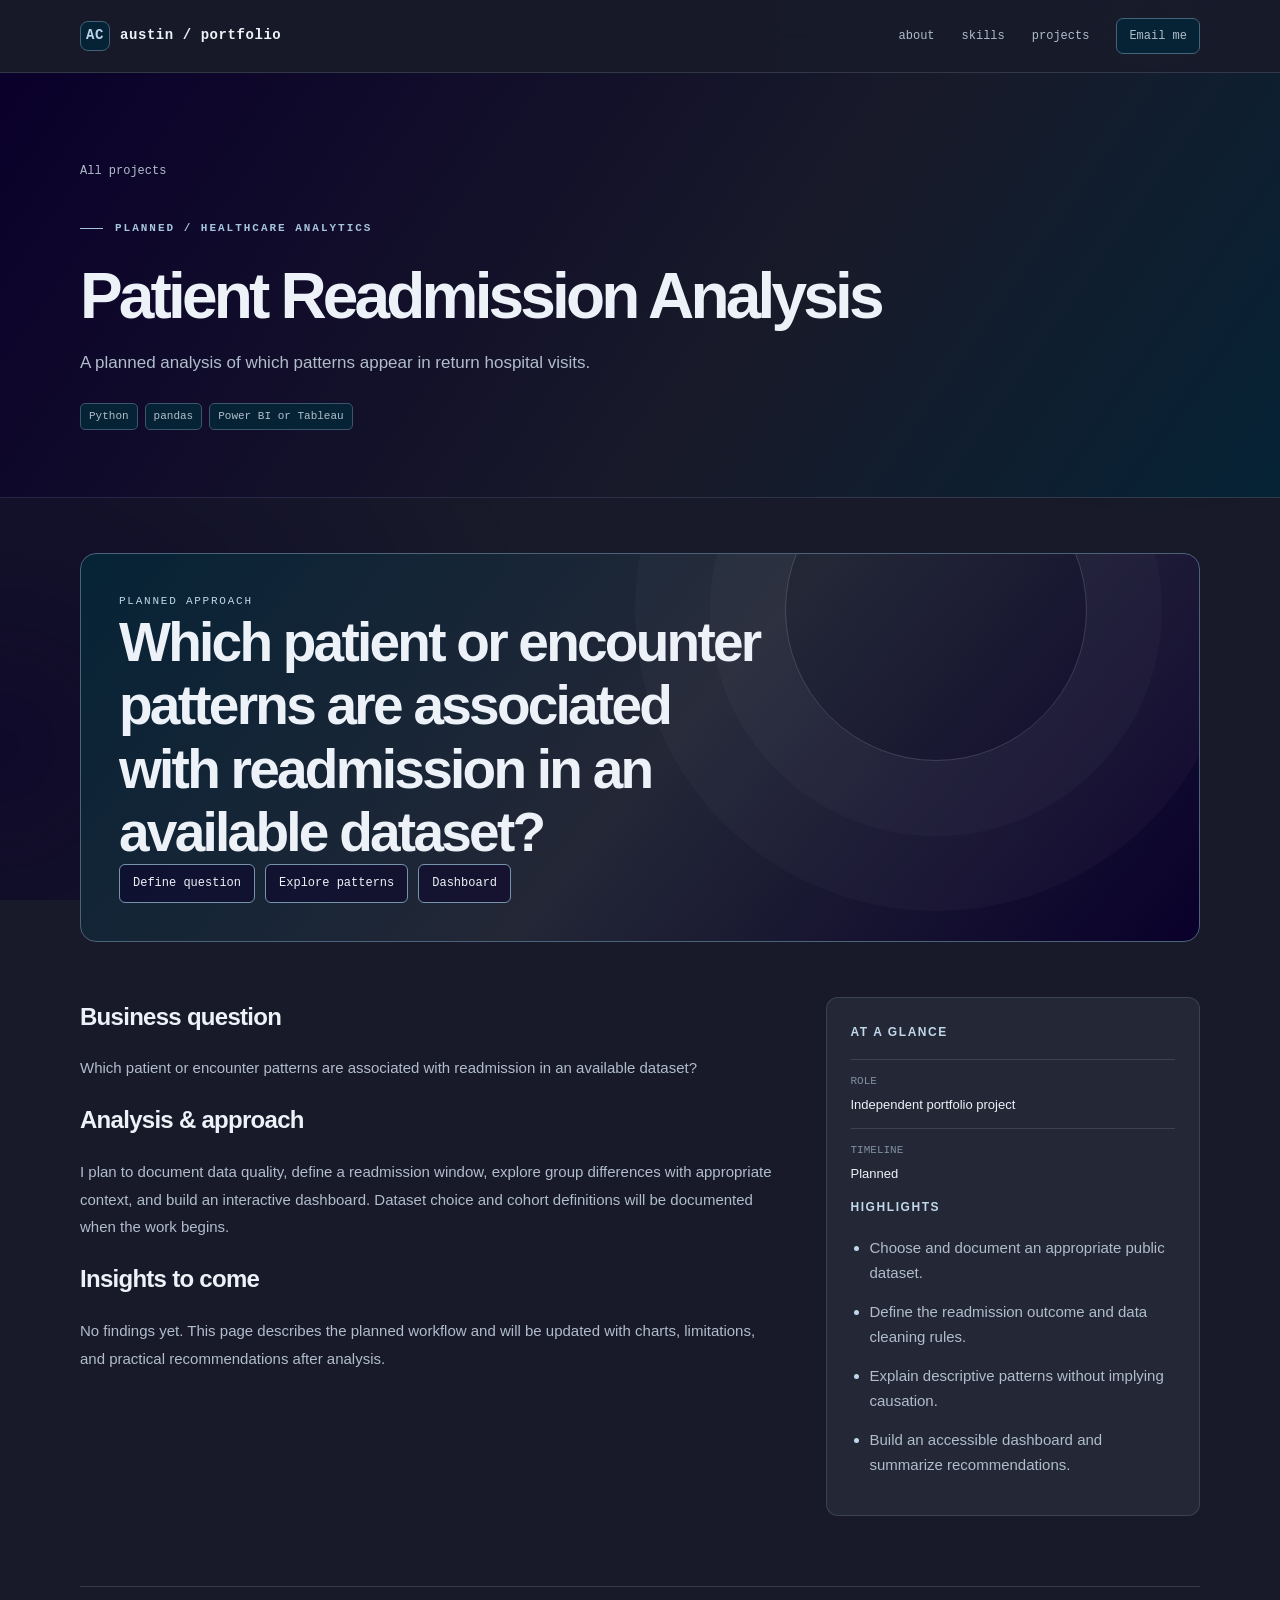
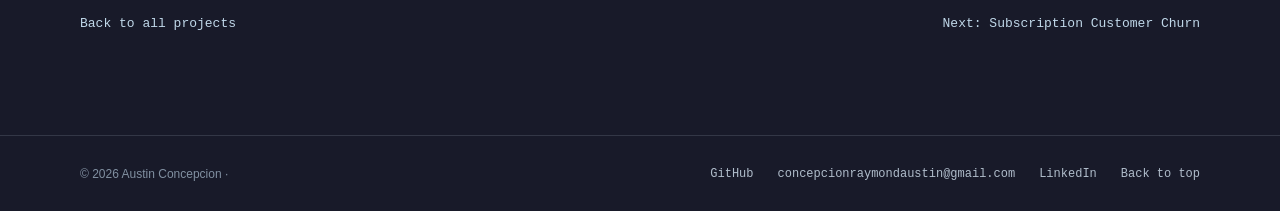
<file: projects/patient-readmission.html>
<!doctype html>
<html lang="en">

<head>
    <meta charset="utf-8">
    <meta name="viewport" content="width=device-width, initial-scale=1">
    <meta name="theme-color" content="#181a29">
    <meta name="description" content="Patient Readmission Analysis — Austin Concepcion portfolio">
    <title>Patient Readmission Analysis | Austin Concepcion</title>
    <link rel="stylesheet" href="../assets/css/styles.css">
    <script src="../assets/js/script.js" defer></script>
</head>

<body>
    <header class="topbar">
        <nav class="wrap nav" aria-label="Main navigation"><a class="brand mono" href="../index.html"><span
                    class="brand-icon">AC</span>austin / portfolio</a>
            <div class="nav-links mono"><a href="../index.html#about">about</a><a href="../index.html#skills">skills</a><a
                    href="../index.html#projects">projects</a><a class="nav-cta"
                    href="mailto:concepcionraymondaustin@gmail.com">Email me </a></div>
        </nav>
    </header>
    <main>
        <section class="detail-hero">
            <div class="wrap"><a class="back mono" href="../index.html#projects"> All projects</a>
                <p class="eyebrow mono">Planned / Healthcare analytics</p>
                <h1>Patient Readmission Analysis</h1>
                <p class="summary">A planned analysis of which patterns appear in return hospital visits.</p>
                <div class="chips"><span>Python</span><span>pandas</span><span>Power BI or Tableau</span></div>
            </div>
        </section>
        <div class="wrap detail-main">
            <div class="visual-panel reveal"><small class="mono">Planned approach</small><strong>Which patient or
                    encounter patterns are associated with readmission in an available dataset?</strong>
                <div class="flow mono"><span>Define question</span><span>Explore patterns</span><span>Dashboard</span>
                </div>
            </div>
            <div class="detail-columns">
                <div class="reveal">
                    <h2>Business question</h2>
                    <p>Which patient or encounter patterns are associated with readmission in an available dataset?</p>
                    <h2>Analysis &amp; approach</h2>
                    <p>I plan to document data quality, define a readmission window, explore group differences with
                        appropriate context, and build an interactive dashboard. Dataset choice and cohort definitions
                        will be documented when the work begins.</p>
                    <h2>Insights to come</h2>
                    <p>No findings yet. This page describes the planned workflow and will be updated with charts,
                        limitations, and practical recommendations after analysis.</p>
                </div>
                <aside class="side-card reveal">
                    <h2>At a glance</h2>
                    <div class="meta"><small class="mono">ROLE</small><strong>Independent portfolio project</strong>
                    </div>
                    <div class="meta"><small class="mono">TIMELINE</small><strong>Planned</strong></div>
                    <h2>Highlights</h2>
                    <ul>
                        <li>Choose and document an appropriate public dataset.</li>
                        <li>Define the readmission outcome and data cleaning rules.</li>
                        <li>Explain descriptive patterns without implying causation.</li>
                        <li>Build an accessible dashboard and summarize recommendations.</li>
                    </ul>
                </aside>
            </div>
            <nav class="next-nav mono" aria-label="Project navigation"><a href="../index.html#projects"> Back to all
                    projects</a><a href="customer-churn.html">Next: Subscription Customer Churn </a></nav>
        </div>
    </main>
    <footer class="footer">
        <div class="wrap"><span>© 2026 Austin Concepcion · </span>
            <div class="socials mono"><a href="https://github.com/Craezyyy" target="_blank"
                    rel="noopener noreferrer">GitHub </a><a
                    href="mailto:concepcionraymondaustin@gmail.com">concepcionraymondaustin@gmail.com </a><a
                    href="https://www.linkedin.com/in/raymond-austin-concepcion-46b684326/" target="_blank"
                    rel="noopener noreferrer">LinkedIn</a><a href="../index.html#top">Back to top </a></div>
        </div>
    </footer>
</body>

</html>
</file>
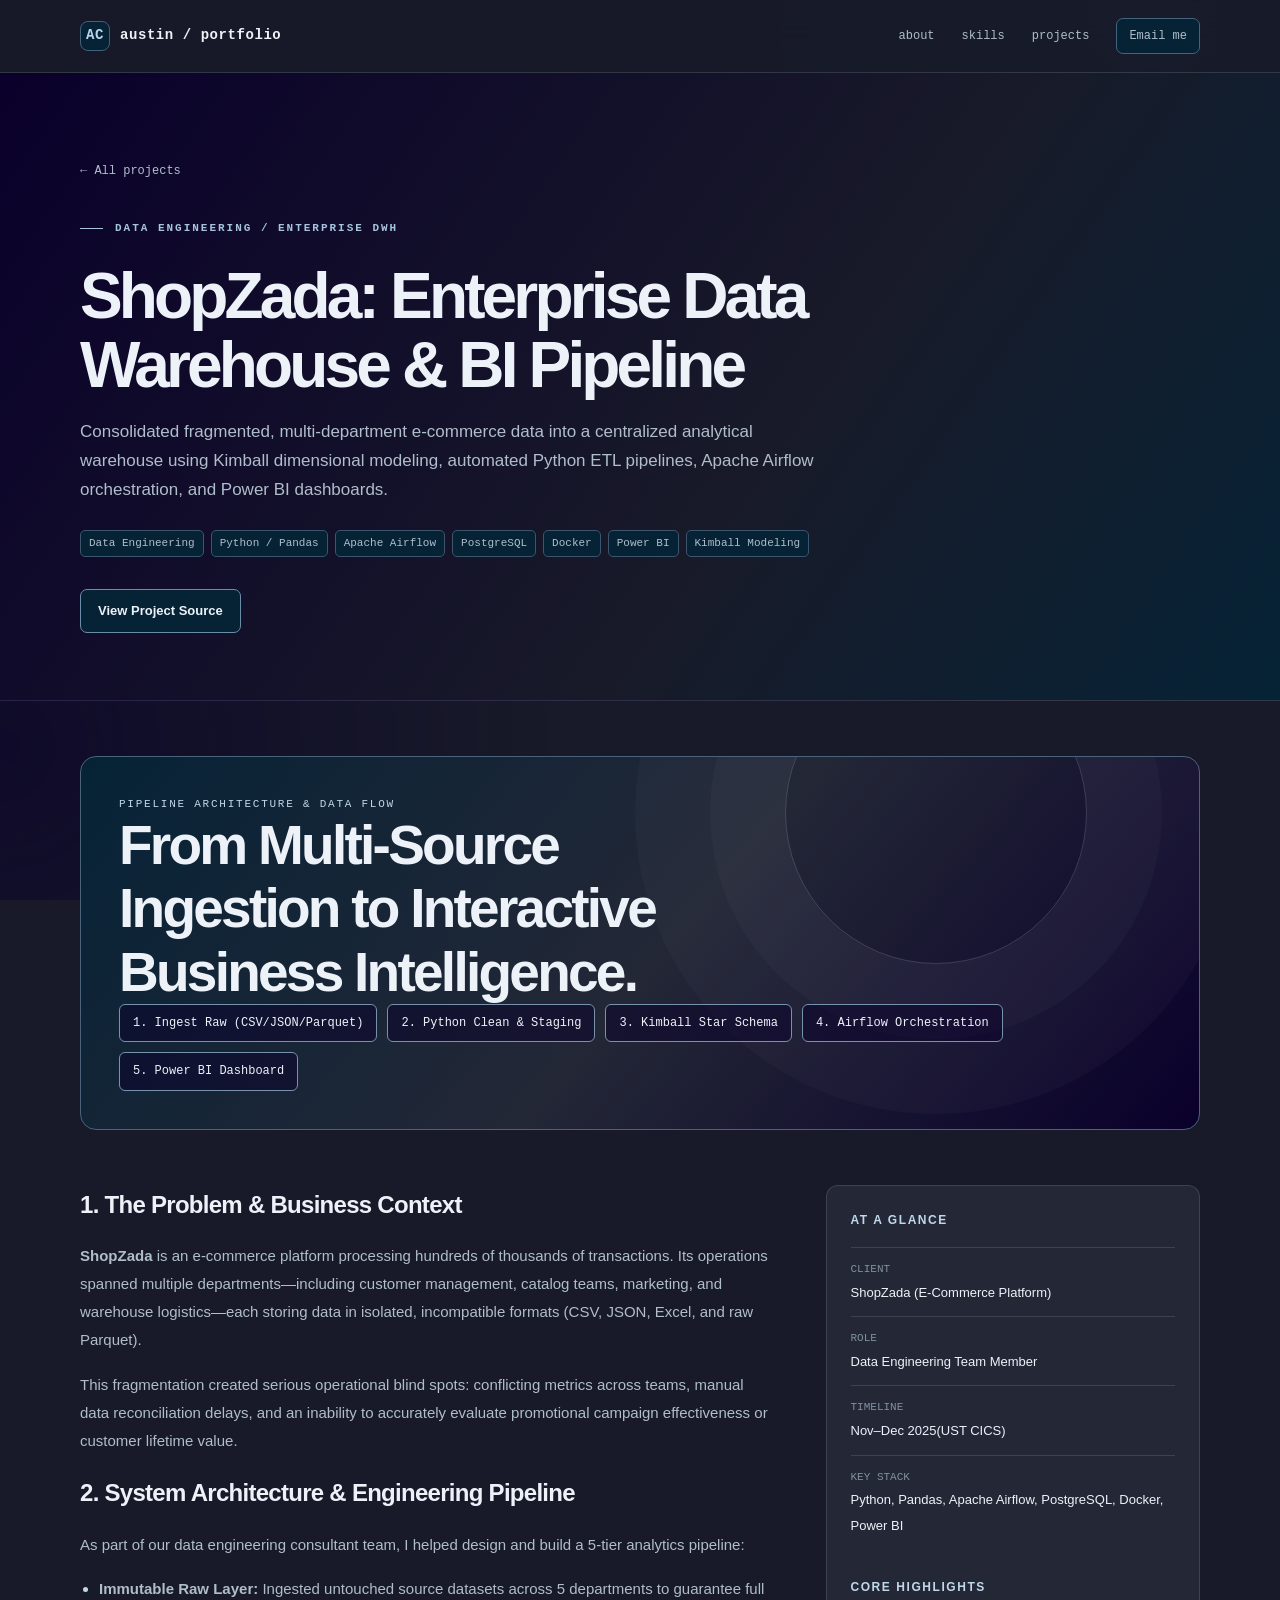
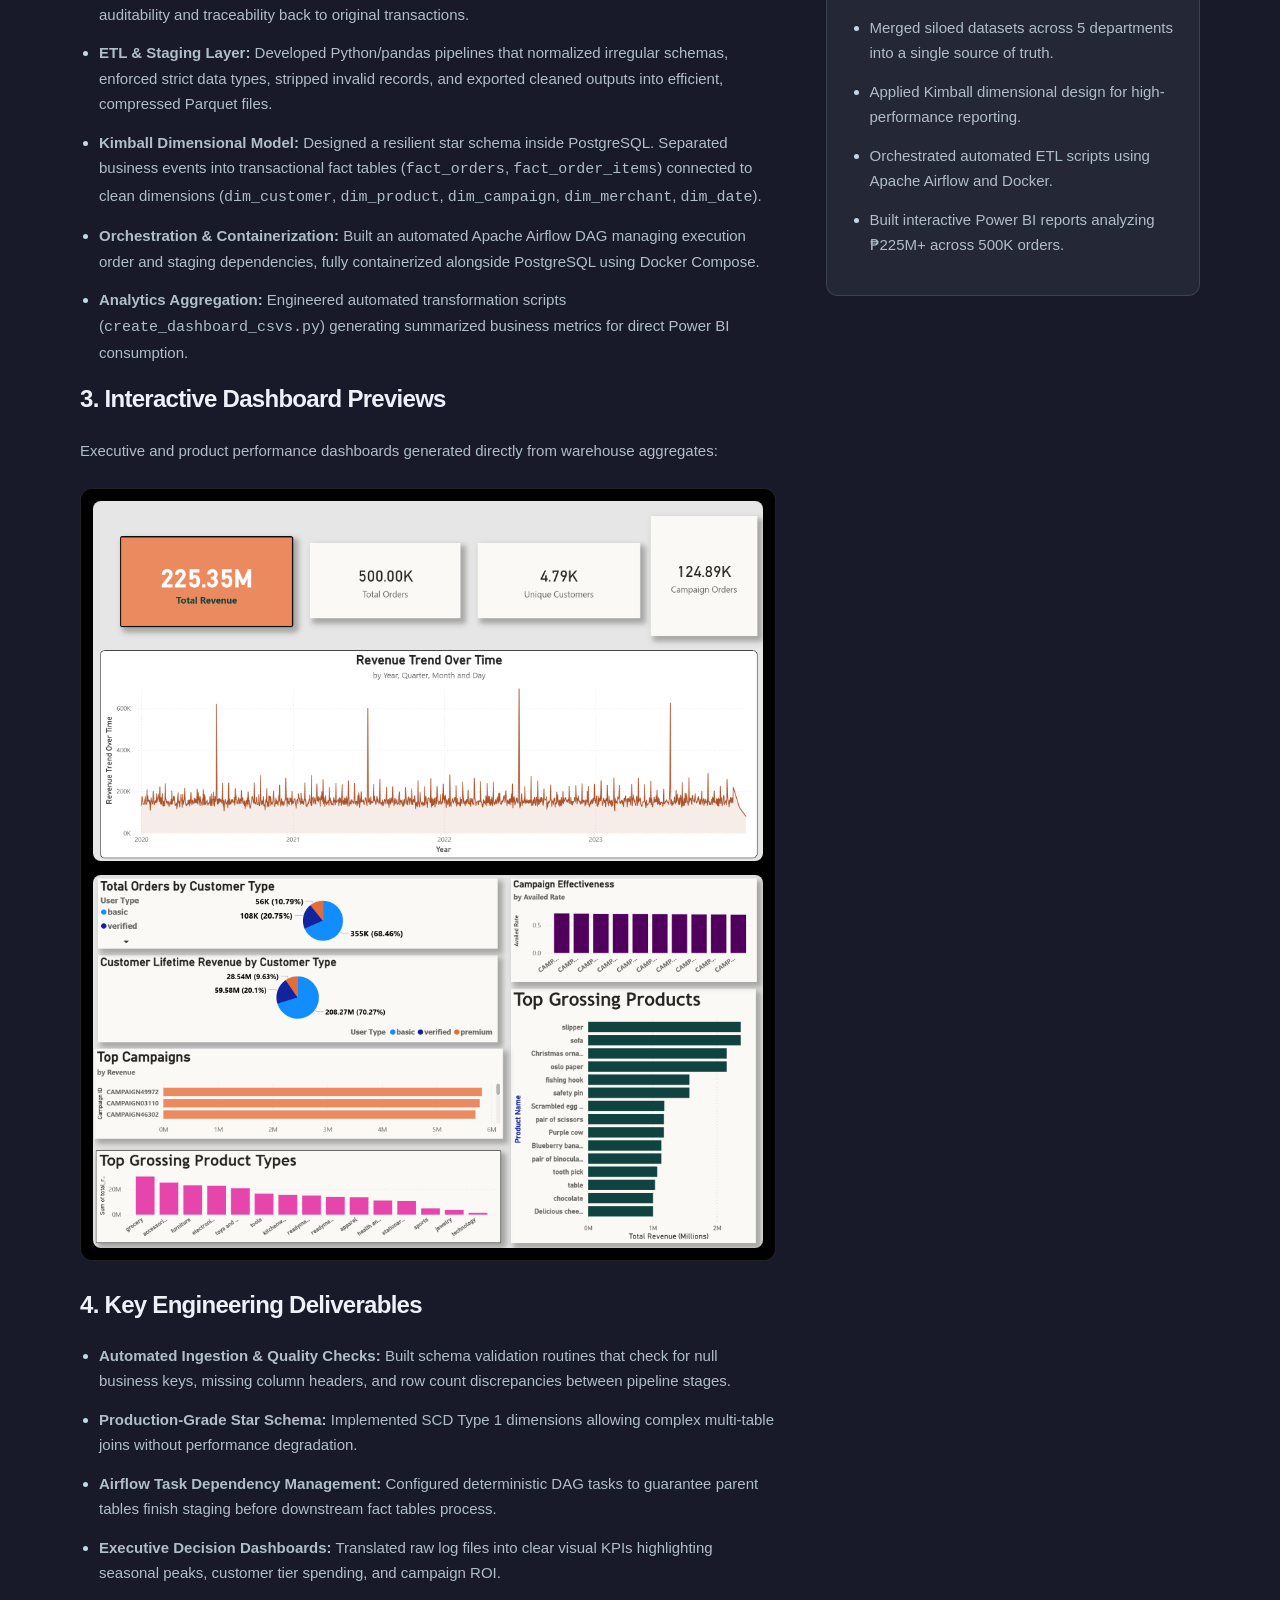
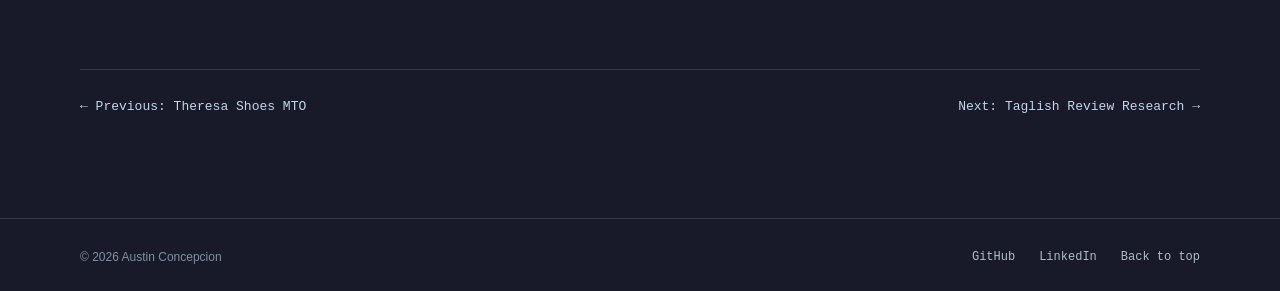
<file: projects/shopzada.html>
<!doctype html>
<html lang="en">

<head>
    <meta charset="utf-8">
    <meta name="viewport" content="width=device-width, initial-scale=1">
    <meta name="theme-color" content="#181a29">
    <meta name="description" content="ShopZada Enterprise Data Warehouse — Austin Concepcion portfolio">
    <title>ShopZada Data Warehouse | Austin Concepcion</title>
    <link rel="stylesheet" href="../assets/css/styles.css">
    <script src="../assets/js/script.js" defer></script>
</head>

<body>
    <header class="topbar">
        <nav class="wrap nav" aria-label="Main navigation">
            <a class="brand mono" href="../index.html"><span class="brand-icon">AC</span>austin / portfolio</a>
            <div class="nav-links mono">
                <a href="../index.html#about">about</a>
                <a href="../index.html#skills">skills</a>
                <a href="../index.html#projects">projects</a>
                <a class="nav-cta" href="mailto:concepcionraymondaustin@gmail.com">Email me</a>
            </div>
        </nav>
    </header>

    <main>
        <section class="detail-hero">
            <div class="wrap">
                <a class="back mono" href="../index.html#projects">← All projects</a>
                <p class="eyebrow mono">Data Engineering / Enterprise DWH</p>
                <h1>ShopZada: Enterprise Data Warehouse &amp; BI Pipeline</h1>
                <p class="summary">Consolidated fragmented, multi-department e-commerce data into a centralized analytical warehouse using Kimball dimensional modeling, automated Python ETL pipelines, Apache Airflow orchestration, and Power BI dashboards.</p>
                <div class="chips">
                    <span>Data Engineering</span><span>Python / Pandas</span><span>Apache Airflow</span><span>PostgreSQL</span><span>Docker</span><span>Power BI</span><span>Kimball Modeling</span>
                </div>
                <div class="detail-actions">
                    <a class="button primary" href="https://github.com/Craezyyy/shopzada-schoolproject.git" target="_blank" rel="noopener noreferrer">View Project Source</a>
                </div>
            </div>
        </section>

        <div class="wrap detail-main">
            <!-- PIPELINE WORKFLOW PANEL -->
            <div class="visual-panel reveal">
                <small class="mono">Pipeline Architecture &amp; Data Flow</small>
                <strong>From Multi-Source Ingestion to Interactive Business Intelligence.</strong>
                <div class="flow mono">
                    <span>1. Ingest Raw (CSV/JSON/Parquet)</span>
                    <span>2. Python Clean &amp; Staging</span>
                    <span>3. Kimball Star Schema</span>
                    <span>4. Airflow Orchestration</span>
                    <span>5. Power BI Dashboard</span>
                </div>
            </div>

            <!-- CORE CASE STUDY BODY -->
            <div class="detail-columns">
                <div class="reveal">
                    <h2>1. The Problem &amp; Business Context</h2>
                    <p><strong>ShopZada</strong> is an e-commerce platform processing hundreds of thousands of transactions. Its operations spanned multiple departments—including customer management, catalog teams, marketing, and warehouse logistics—each storing data in isolated, incompatible formats (CSV, JSON, Excel, and raw Parquet).</p>
                    <p>This fragmentation created serious operational blind spots: conflicting metrics across teams, manual data reconciliation delays, and an inability to accurately evaluate promotional campaign effectiveness or customer lifetime value.</p>

                    <h2>2. System Architecture &amp; Engineering Pipeline</h2>
                    <p>As part of our data engineering consultant team, I helped design and build a 5-tier analytics pipeline:</p>
                    <ul>
                        <li><strong>Immutable Raw Layer:</strong> Ingested untouched source datasets across 5 departments to guarantee full auditability and traceability back to original transactions.</li>
                        <li><strong>ETL &amp; Staging Layer:</strong> Developed Python/pandas pipelines that normalized irregular schemas, enforced strict data types, stripped invalid records, and exported cleaned outputs into efficient, compressed Parquet files.</li>
                        <li><strong>Kimball Dimensional Model:</strong> Designed a resilient star schema inside PostgreSQL. Separated business events into transactional fact tables (<code>fact_orders</code>, <code>fact_order_items</code>) connected to clean dimensions (<code>dim_customer</code>, <code>dim_product</code>, <code>dim_campaign</code>, <code>dim_merchant</code>, <code>dim_date</code>).</li>
                        <li><strong>Orchestration &amp; Containerization:</strong> Built an automated Apache Airflow DAG managing execution order and staging dependencies, fully containerized alongside PostgreSQL using Docker Compose.</li>
                        <li><strong>Analytics Aggregation:</strong> Engineered automated transformation scripts (<code>create_dashboard_csvs.py</code>) generating summarized business metrics for direct Power BI consumption.</li>
                    </ul>

                    <h2>3. Interactive Dashboard Previews</h2>
                    <p>Executive and product performance dashboards generated directly from warehouse aggregates:</p>

                    <div style="margin: 24px 0; border: 1px solid var(--line); border-radius: 12px; overflow: hidden; background: #000; padding: 12px;">
                        <img src="../assets/DASHBOARD_SAMPLE_PAGE1.png" alt="ShopZada Executive KPI Summary Dashboard" loading="lazy" style="width: 100%; border-radius: 8px; display: block; margin-bottom: 14px;">
                        <img src="../assets/DASHBOARD_SAMPLE_PAGE2.png" alt="ShopZada Product and Campaign Performance Dashboard" loading="lazy" style="width: 100%; border-radius: 8px; display: block;">
                    </div>

                    <h2>4. Key Engineering Deliverables</h2>
                    <ul>
                        <li><strong>Automated Ingestion &amp; Quality Checks:</strong> Built schema validation routines that check for null business keys, missing column headers, and row count discrepancies between pipeline stages.</li>
                        <li><strong>Production-Grade Star Schema:</strong> Implemented SCD Type 1 dimensions allowing complex multi-table joins without performance degradation.</li>
                        <li><strong>Airflow Task Dependency Management:</strong> Configured deterministic DAG tasks to guarantee parent tables finish staging before downstream fact tables process.</li>
                        <li><strong>Executive Decision Dashboards:</strong> Translated raw log files into clear visual KPIs highlighting seasonal peaks, customer tier spending, and campaign ROI.</li>
                    </ul>
                </div>

                <!-- SIDE CARD METADATA -->
                <aside class="side-card reveal">
                    <h2>At a Glance</h2>
                    <div class="meta">
                        <small class="mono">CLIENT</small>
                        <strong>ShopZada (E-Commerce Platform)</strong>
                    </div>
                    <div class="meta">
                        <small class="mono">ROLE</small>
                        <strong>Data Engineering Team Member</strong>
                    </div>
                    <div class="meta">
                        <small class="mono">TIMELINE</small>
                        <strong>Nov–Dec 2025(UST CICS)</strong>
                    </div>
                    <div class="meta">
                        <small class="mono">KEY STACK</small>
                        <strong>Python, Pandas, Apache Airflow, PostgreSQL, Docker, Power BI</strong>
                    </div>

                    <h2 style="margin-top: 28px;">Core Highlights</h2>
                    <ul>
                        <li>Merged siloed datasets across 5 departments into a single source of truth.</li>
                        <li>Applied Kimball dimensional design for high-performance reporting.</li>
                        <li>Orchestrated automated ETL scripts using Apache Airflow and Docker.</li>
                        <li>Built interactive Power BI reports analyzing ₱225M+ across 500K orders.</li>
                    </ul>
                </aside>
            </div>

            <!-- PREV / NEXT NAVIGATION -->
            <nav class="next-nav mono" aria-label="Project navigation">
                <a href="theresa-shoes.html">← Previous: Theresa Shoes MTO</a>
                <a href="taglish-reviews.html">Next: Taglish Review Research →</a>
            </nav>
        </div>
    </main>

    <footer class="footer">
        <div class="wrap">
            <span>© 2026 Austin Concepcion</span>
            <div class="socials mono">
                <a href="https://github.com/Craezyyy" target="_blank" rel="noopener noreferrer">GitHub</a>
                <a href="https://www.linkedin.com/in/raymond-austin-concepcion-46b684326/" target="_blank" rel="noopener noreferrer">LinkedIn</a>
                <a href="../index.html#top">Back to top</a>
            </div>
        </div>
    </footer>
</body>

</html>
</file>
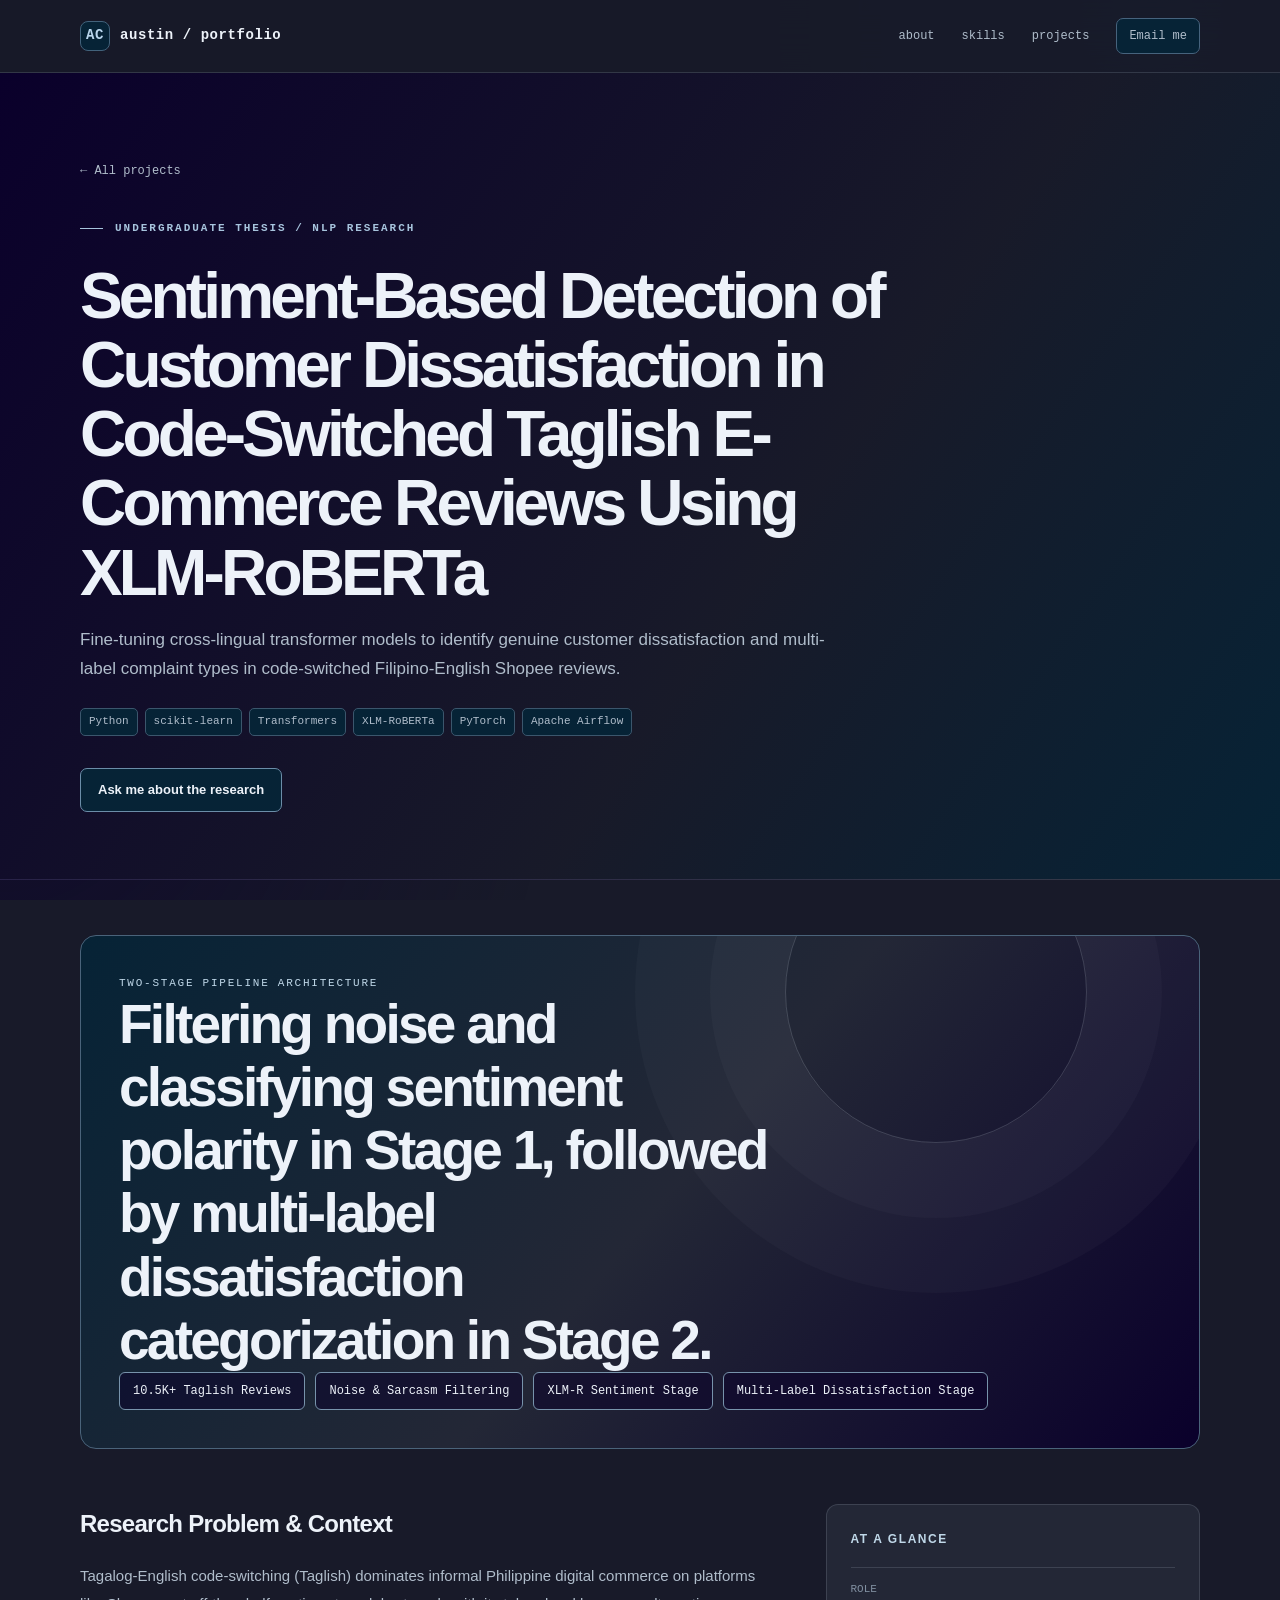
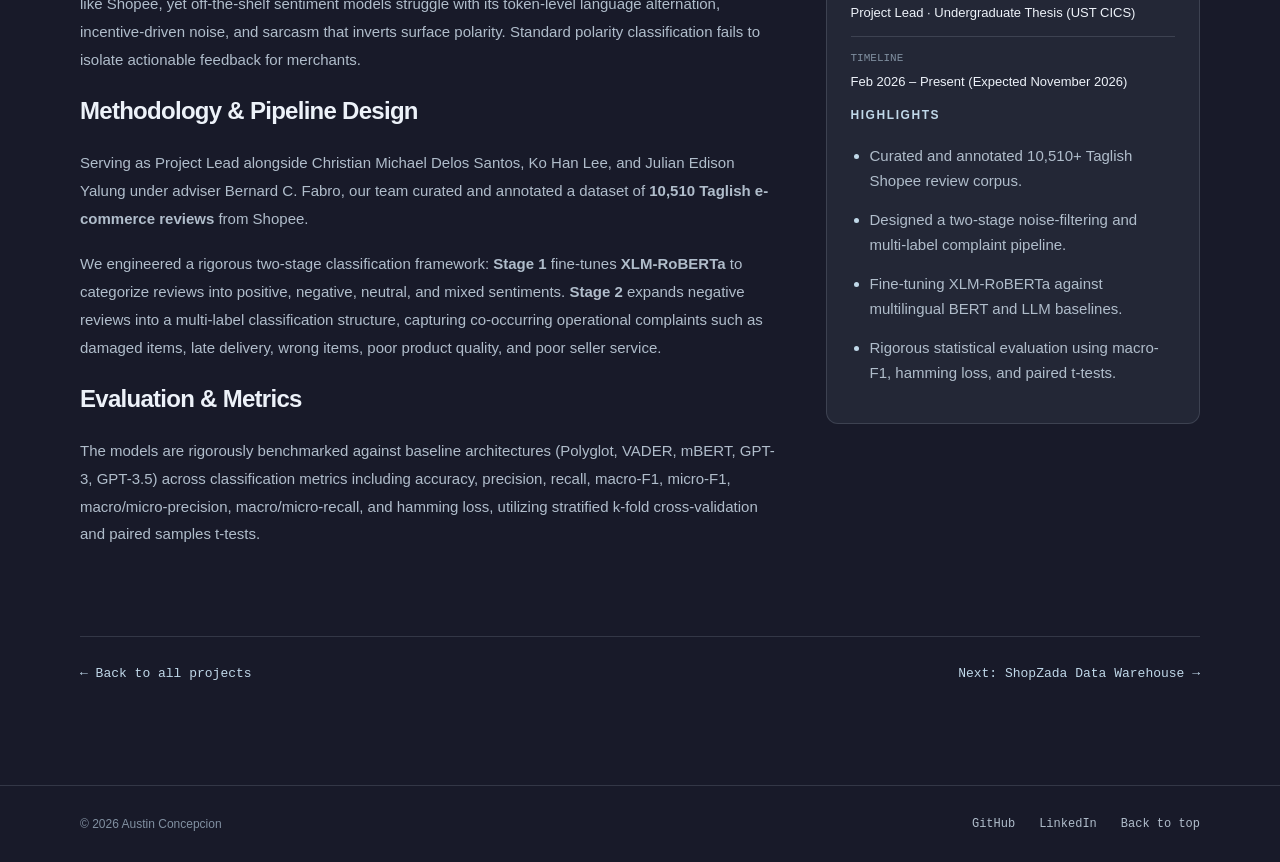
<file: projects/taglish-reviews.html>
<!doctype html>
<html lang="en">

<head>
    <meta charset="utf-8">
    <meta name="viewport" content="width=device-width, initial-scale=1">
    <meta name="theme-color" content="#181a29">
    <meta name="description" content="Taglish Review Research — Austin Concepcion portfolio">
    <title>Taglish Review Research | Austin Concepcion</title>
    <link rel="stylesheet" href="../assets/css/styles.css">
    <script src="../assets/js/script.js" defer></script>
</head>

<body>
    <header class="topbar">
        <nav class="wrap nav" aria-label="Main navigation">
            <a class="brand mono" href="../index.html"><span class="brand-icon">AC</span>austin / portfolio</a>
            <div class="nav-links mono">
                <a href="../index.html#about">about</a>
                <a href="../index.html#skills">skills</a>
                <a href="../index.html#projects">projects</a>
                <a class="nav-cta" href="mailto:concepcionraymondaustin@gmail.com">Email me</a>
            </div>
        </nav>
    </header>
    <main>
        <section class="detail-hero">
            <div class="wrap">
                <a class="back mono" href="../index.html#projects">← All projects</a>
                <p class="eyebrow mono">Undergraduate Thesis / NLP Research</p>
                <h1>Sentiment-Based Detection of Customer Dissatisfaction in Code-Switched Taglish E-Commerce Reviews Using XLM-RoBERTa</h1>
                <p class="summary">Fine-tuning cross-lingual transformer models to identify genuine customer dissatisfaction and multi-label complaint types in code-switched Filipino-English Shopee reviews.</p>
                <div class="chips">
                    <span>Python</span><span>scikit-learn</span><span>Transformers</span><span>XLM-RoBERTa</span><span>PyTorch</span><span>Apache Airflow</span>
                </div>
                <div class="detail-actions">
                    <a class="button primary" href="mailto:concepcionraymondaustin@gmail.com?subject=Taglish%20thesis%20inquiry">Ask me about the research</a>
                </div>
            </div>
        </section>
        <div class="wrap detail-main">
            <div class="visual-panel reveal">
                <small class="mono">Two-Stage Pipeline Architecture</small>
                <strong>Filtering noise and classifying sentiment polarity in Stage 1, followed by multi-label dissatisfaction categorization in Stage 2.</strong>
                <div class="flow mono"><span>10.5K+ Taglish Reviews</span><span>Noise &amp; Sarcasm Filtering</span><span>XLM-R Sentiment Stage</span><span>Multi-Label Dissatisfaction Stage</span></div>
            </div>
            <div class="detail-columns">
                <div class="reveal">
                    <h2>Research Problem &amp; Context</h2>
                    <p>Tagalog-English code-switching (Taglish) dominates informal Philippine digital commerce on platforms like Shopee, yet off-the-shelf sentiment models struggle with its token-level language alternation, incentive-driven noise, and sarcasm that inverts surface polarity. Standard polarity classification fails to isolate actionable feedback for merchants.</p>
                    
                    <h2>Methodology &amp; Pipeline Design</h2>
                    <p>Serving as Project Lead alongside Christian Michael Delos Santos, Ko Han Lee, and Julian Edison Yalung under adviser Bernard C. Fabro, our team curated and annotated a dataset of <strong>10,510 Taglish e-commerce reviews</strong> from Shopee.</p>
                    <p>We engineered a rigorous two-stage classification framework: <strong>Stage 1</strong> fine-tunes <strong>XLM-RoBERTa</strong> to categorize reviews into positive, negative, neutral, and mixed sentiments. <strong>Stage 2</strong> expands negative reviews into a multi-label classification structure, capturing co-occurring operational complaints such as damaged items, late delivery, wrong items, poor product quality, and poor seller service.</p>
                    
                    <h2>Evaluation &amp; Metrics</h2>
                    <p>The models are rigorously benchmarked against baseline architectures (Polyglot, VADER, mBERT, GPT-3, GPT-3.5) across classification metrics including accuracy, precision, recall, macro-F1, micro-F1, macro/micro-precision, macro/micro-recall, and hamming loss, utilizing stratified k-fold cross-validation and paired samples t-tests.</p>
                </div>
                <aside class="side-card reveal">
                    <h2>At a glance</h2>
                    <div class="meta"><small class="mono">ROLE</small><strong>Project Lead · Undergraduate Thesis (UST CICS)</strong></div>
                    <div class="meta"><small class="mono">TIMELINE</small><strong>Feb 2026 – Present (Expected November 2026)</strong></div>
                    <h2>Highlights</h2>
                    <ul>
                        <li>Curated and annotated 10,510+ Taglish Shopee review corpus.</li>
                        <li>Designed a two-stage noise-filtering and multi-label complaint pipeline.</li>
                        <li>Fine-tuning XLM-RoBERTa against multilingual BERT and LLM baselines.</li>
                        <li>Rigorous statistical evaluation using macro-F1, hamming loss, and paired t-tests.</li>
                    </ul>
                </aside>
            </div>
            <nav class="next-nav mono" aria-label="Project navigation">
                <a href="../index.html#projects">← Back to all projects</a>
                <a href="shopzada.html">Next: ShopZada Data Warehouse →</a>
            </nav>
        </div>
    </main>
    <footer class="footer">
        <div class="wrap">
            <span>© 2026 Austin Concepcion</span>
            <div class="socials mono">
                <a href="https://github.com/Craezyyy" target="_blank" rel="noopener noreferrer">GitHub</a>
                <a href="https://www.linkedin.com/in/raymond-austin-concepcion-46b684326/" target="_blank" rel="noopener noreferrer">LinkedIn</a>
                <a href="../index.html#top">Back to top</a>
            </div>
        </div>
    </footer>
</body>

</html>
</file>
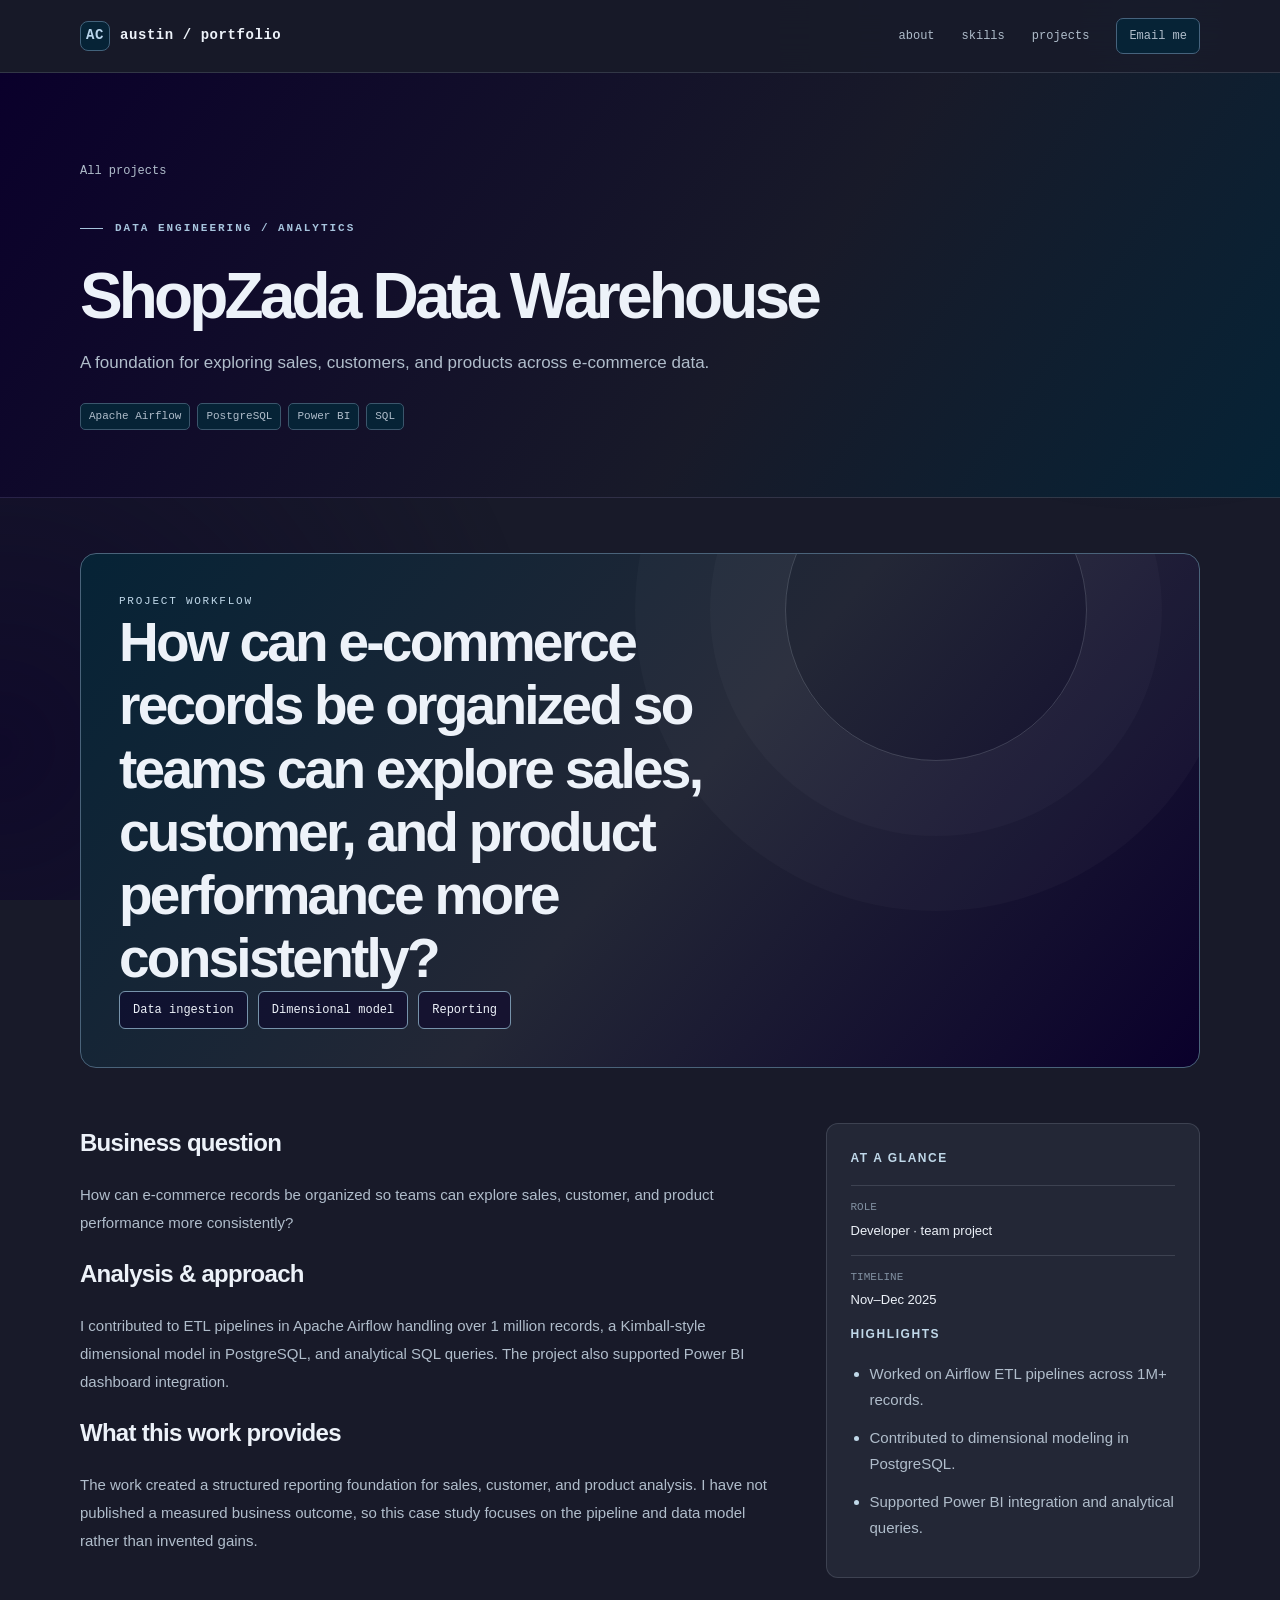
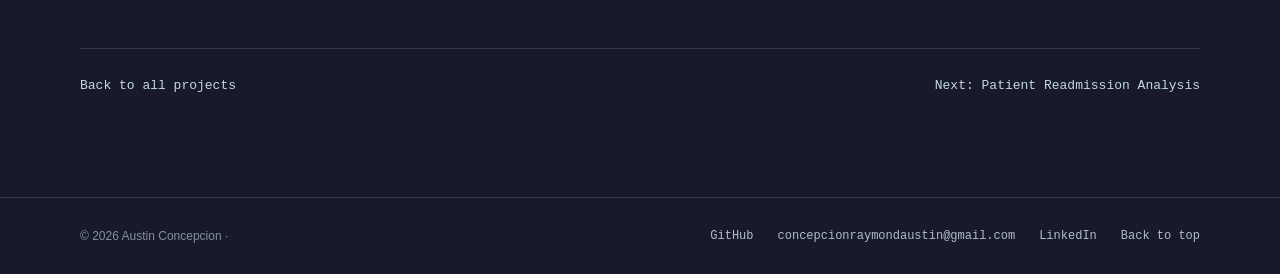
<file: Austin_Concepcion_Portfolio_Responsive/projects/shopzada.html>
<!doctype html>
<html lang="en">

<head>
    <meta charset="utf-8">
    <meta name="viewport" content="width=device-width, initial-scale=1">
    <meta name="theme-color" content="#181a29">
    <meta name="description" content="ShopZada Data Warehouse — Austin Concepcion portfolio">
    <title>ShopZada Data Warehouse | Austin Concepcion</title>
    <link rel="stylesheet" href="../assets/css/styles.css">
    <script src="../assets/js/script.js" defer></script>
</head>

<body>
    <header class="topbar">
        <nav class="wrap nav" aria-label="Main navigation"><a class="brand mono" href="../index.html"><span
                    class="brand-icon">AC</span>austin / portfolio</a>
            <div class="nav-links mono"><a href="../index.html#about">about</a><a href="../index.html#skills">skills</a><a
                    href="../index.html#projects">projects</a><a class="nav-cta"
                    href="mailto:concepcionraymondaustin@gmail.com">Email me </a></div>
        </nav>
    </header>
    <main>
        <section class="detail-hero">
            <div class="wrap"><a class="back mono" href="../index.html#projects"> All projects</a>
                <p class="eyebrow mono">Data engineering / Analytics</p>
                <h1>ShopZada Data Warehouse</h1>
                <p class="summary">A foundation for exploring sales, customers, and products across e-commerce data.</p>
                <div class="chips"><span>Apache Airflow</span><span>PostgreSQL</span><span>Power
                        BI</span><span>SQL</span></div>
            </div>
        </section>
        <div class="wrap detail-main">
            <div class="visual-panel reveal"><small class="mono">Project workflow</small><strong>How can e-commerce
                    records be organized so teams can explore sales, customer, and product performance more
                    consistently?</strong>
                <div class="flow mono"><span>Data ingestion</span><span>Dimensional model</span><span>Reporting</span>
                </div>
            </div>
            <div class="detail-columns">
                <div class="reveal">
                    <h2>Business question</h2>
                    <p>How can e-commerce records be organized so teams can explore sales, customer, and product
                        performance more consistently?</p>
                    <h2>Analysis &amp; approach</h2>
                    <p>I contributed to ETL pipelines in Apache Airflow handling over 1 million records, a Kimball-style
                        dimensional model in PostgreSQL, and analytical SQL queries. The project also supported Power BI
                        dashboard integration.</p>
                    <h2>What this work provides</h2>
                    <p>The work created a structured reporting foundation for sales, customer, and product analysis. I
                        have not published a measured business outcome, so this case study focuses on the pipeline and
                        data model rather than invented gains.</p>
                </div>
                <aside class="side-card reveal">
                    <h2>At a glance</h2>
                    <div class="meta"><small class="mono">ROLE</small><strong>Developer · team project</strong></div>
                    <div class="meta"><small class="mono">TIMELINE</small><strong>Nov–Dec 2025</strong></div>
                    <h2>Highlights</h2>
                    <ul>
                        <li>Worked on Airflow ETL pipelines across 1M+ records.</li>
                        <li>Contributed to dimensional modeling in PostgreSQL.</li>
                        <li>Supported Power BI integration and analytical queries.</li>
                    </ul>
                </aside>
            </div>
            <nav class="next-nav mono" aria-label="Project navigation"><a href="../index.html#projects"> Back to all
                    projects</a><a href="patient-readmission.html">Next: Patient Readmission Analysis </a></nav>
        </div>
    </main>
    <footer class="footer">
        <div class="wrap"><span>© 2026 Austin Concepcion · </span>
            <div class="socials mono"><a href="https://github.com/Craezyyy" target="_blank"
                    rel="noopener noreferrer">GitHub</a><a
                    href="mailto:concepcionraymondaustin@gmail.com">concepcionraymondaustin@gmail.com </a><a
                    href="https://www.linkedin.com/in/raymond-austin-concepcion-46b684326/" target="_blank"
                    rel="noopener noreferrer">LinkedIn</a><a href="../index.html#top">Back to top</a></div>
        </div>
    </footer>
</body>

</html>
</file>
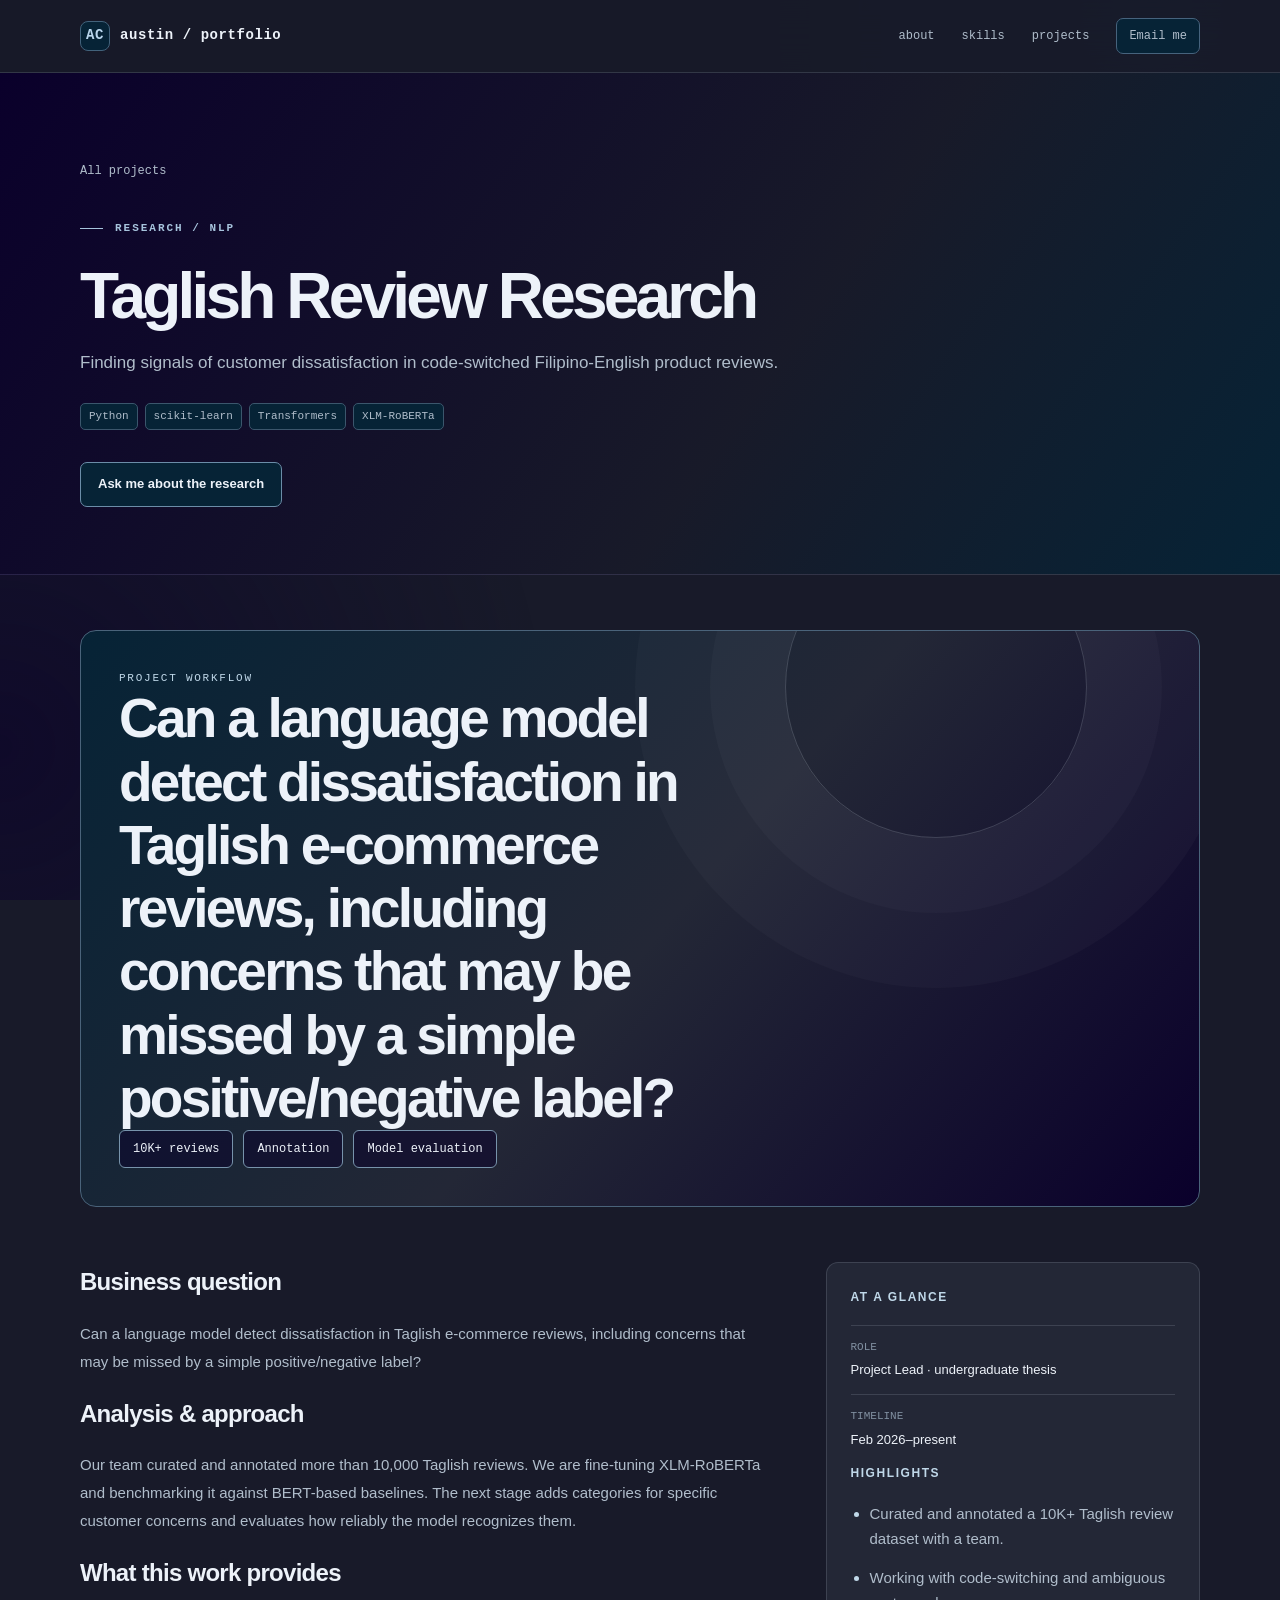
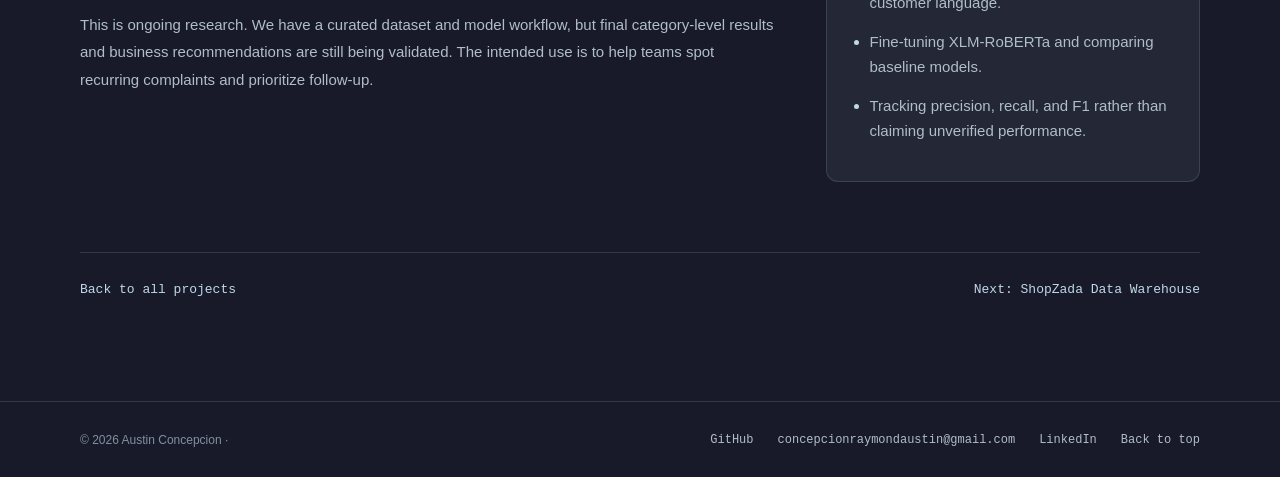
<file: Austin_Concepcion_Portfolio_Responsive/projects/taglish-reviews.html>
<!doctype html>
<html lang="en">

<head>
    <meta charset="utf-8">
    <meta name="viewport" content="width=device-width, initial-scale=1">
    <meta name="theme-color" content="#181a29">
    <meta name="description" content="Taglish Review Research — Austin Concepcion portfolio">
    <title>Taglish Review Research | Austin Concepcion</title>
    <link rel="stylesheet" href="../assets/css/styles.css">
    <script src="../assets/js/script.js" defer></script>
</head>

<body>
    <header class="topbar">
        <nav class="wrap nav" aria-label="Main navigation"><a class="brand mono" href="../index.html"><span
                    class="brand-icon">AC</span>austin / portfolio</a>
            <div class="nav-links mono"><a href="../index.html#about">about</a><a href="../index.html#skills">skills</a><a
                    href="../index.html#projects">projects</a><a class="nav-cta"
                    href="mailto:concepcionraymondaustin@gmail.com">Email me </a></div>
        </nav>
    </header>
    <main>
        <section class="detail-hero">
            <div class="wrap"><a class="back mono" href="../index.html#projects"> All projects</a>
                <p class="eyebrow mono">Research / NLP</p>
                <h1>Taglish Review Research</h1>
                <p class="summary">Finding signals of customer dissatisfaction in code-switched Filipino-English product
                    reviews.</p>
                <div class="chips">
                    <span>Python</span><span>scikit-learn</span><span>Transformers</span><span>XLM-RoBERTa</span></div>
                <div class="detail-actions"><a class="button primary"
                        href="mailto:concepcionraymondaustin@gmail.com?subject=Taglish%20thesis%20inquiry">Ask me about
                        the research </a></div>
            </div>
        </section>
        <div class="wrap detail-main">
            <div class="visual-panel reveal"><small class="mono">Project workflow</small><strong>Can a language model
                    detect dissatisfaction in Taglish e-commerce reviews, including concerns that may be missed by a
                    simple positive/negative label?</strong>
                <div class="flow mono"><span>10K+ reviews</span><span>Annotation</span><span>Model evaluation</span>
                </div>
            </div>
            <div class="detail-columns">
                <div class="reveal">
                    <h2>Business question</h2>
                    <p>Can a language model detect dissatisfaction in Taglish e-commerce reviews, including concerns
                        that may be missed by a simple positive/negative label?</p>
                    <h2>Analysis &amp; approach</h2>
                    <p>Our team curated and annotated more than 10,000 Taglish reviews. We are fine-tuning XLM-RoBERTa
                        and benchmarking it against BERT-based baselines. The next stage adds categories for specific
                        customer concerns and evaluates how reliably the model recognizes them.</p>
                    <h2>What this work provides</h2>
                    <p>This is ongoing research. We have a curated dataset and model workflow, but final category-level
                        results and business recommendations are still being validated. The intended use is to help
                        teams spot recurring complaints and prioritize follow-up.</p>
                </div>
                <aside class="side-card reveal">
                    <h2>At a glance</h2>
                    <div class="meta"><small class="mono">ROLE</small><strong>Project Lead · undergraduate
                            thesis</strong></div>
                    <div class="meta"><small class="mono">TIMELINE</small><strong>Feb 2026–present</strong></div>
                    <h2>Highlights</h2>
                    <ul>
                        <li>Curated and annotated a 10K+ Taglish review dataset with a team.</li>
                        <li>Working with code-switching and ambiguous customer language.</li>
                        <li>Fine-tuning XLM-RoBERTa and comparing baseline models.</li>
                        <li>Tracking precision, recall, and F1 rather than claiming unverified performance.</li>
                    </ul>
                </aside>
            </div>
            <nav class="next-nav mono" aria-label="Project navigation"><a href="../index.html#projects"> Back to all
                    projects</a><a href="shopzada.html">Next: ShopZada Data Warehouse </a></nav>
        </div>
    </main>
    <footer class="footer">
        <div class="wrap"><span>© 2026 Austin Concepcion · </span>
            <div class="socials mono"><a href="https://github.com/Craezyyy" target="_blank"
                    rel="noopener noreferrer">GitHub</a><a
                    href="mailto:concepcionraymondaustin@gmail.com">concepcionraymondaustin@gmail.com</a><a
                    href="https://www.linkedin.com/in/raymond-austin-concepcion-46b684326/" target="_blank"
                    rel="noopener noreferrer">LinkedIn</a><a href="../index.html#top">Back to top </a></div>
        </div>
    </footer>
</body>

</html>
</file>
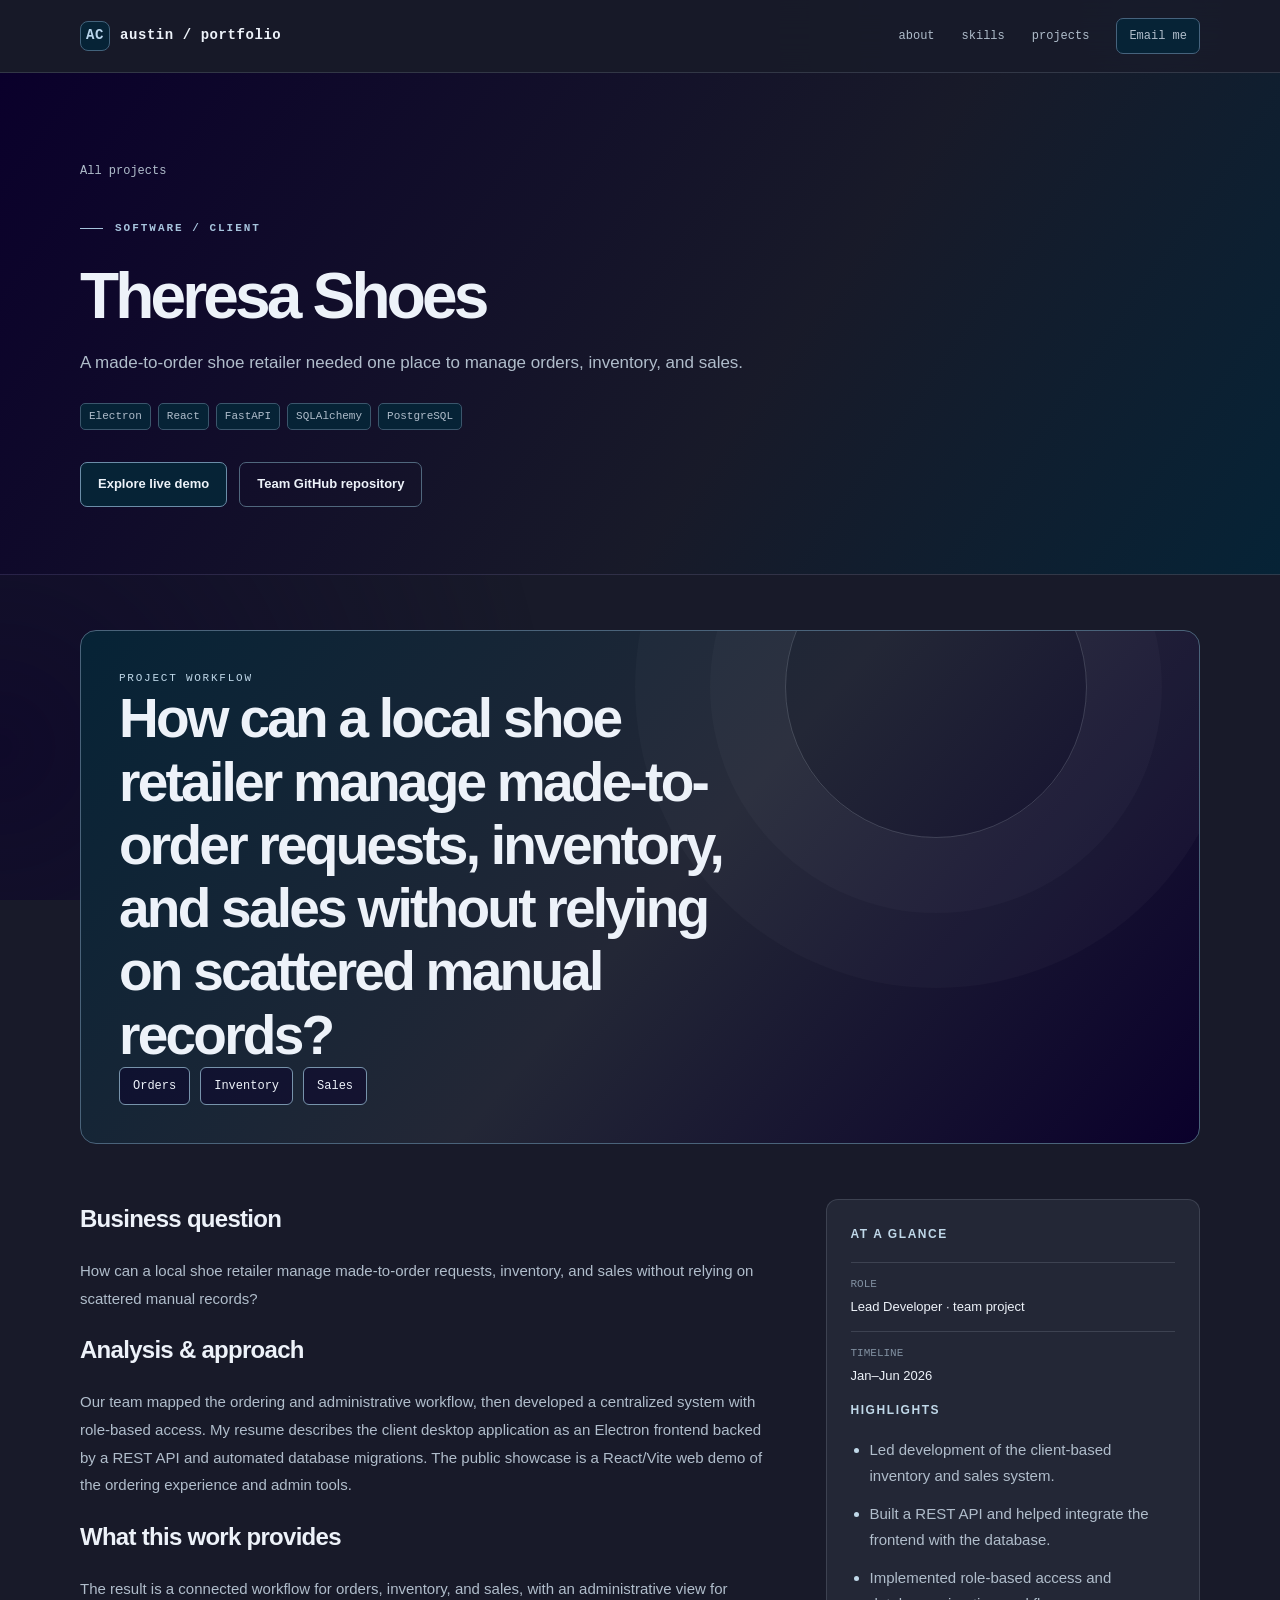
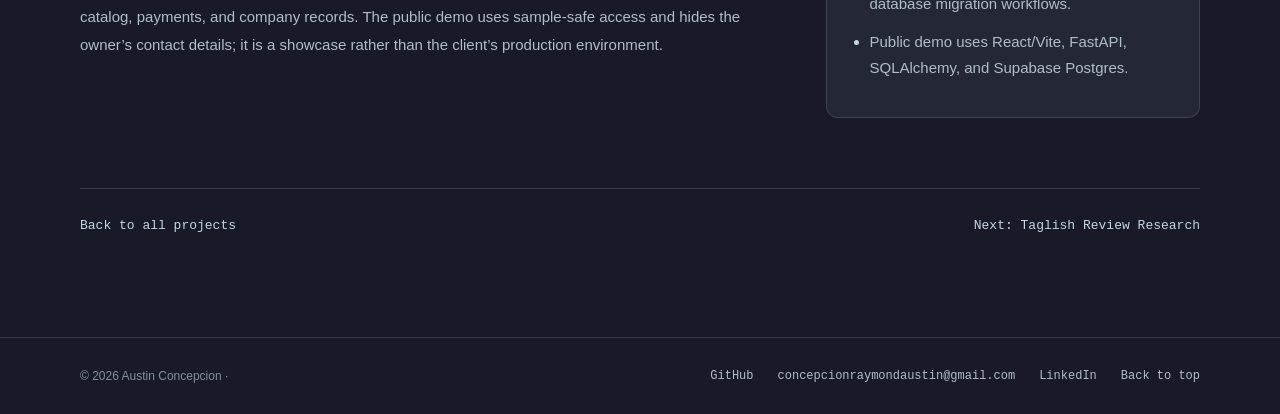
<file: Austin_Concepcion_Portfolio_Responsive/projects/theresa-shoes.html>
<!doctype html>
<html lang="en">

<head>
    <meta charset="utf-8">
    <meta name="viewport" content="width=device-width, initial-scale=1">
    <meta name="theme-color" content="#181a29">
    <meta name="description" content="Theresa Shoes — Austin Concepcion portfolio">
    <title>Theresa Shoes | Austin Concepcion</title>
    <link rel="stylesheet" href="../assets/css/styles.css">
    <script src="../assets/js/script.js" defer></script>
</head>

<body>
    <header class="topbar">
        <nav class="wrap nav" aria-label="Main navigation"><a class="brand mono" href="../index.html"><span
                    class="brand-icon">AC</span>austin / portfolio</a>
            <div class="nav-links mono"><a href="../index.html#about">about</a><a href="../index.html#skills">skills</a><a
                    href="../index.html#projects">projects</a><a class="nav-cta"
                    href="mailto:concepcionraymondaustin@gmail.com">Email me </a></div>
        </nav>
    </header>
    <main>
        <section class="detail-hero">
            <div class="wrap"><a class="back mono" href="../index.html#projects"> All projects</a>
                <p class="eyebrow mono">Software / Client</p>
                <h1>Theresa Shoes</h1>
                <p class="summary">A made-to-order shoe retailer needed one place to manage orders, inventory, and
                    sales.</p>
                <div class="chips">
                    <span>Electron</span><span>React</span><span>FastAPI</span><span>SQLAlchemy</span><span>PostgreSQL</span>
                </div>
                <div class="detail-actions"><a class="button primary" href="https://web-kappa-two-18.vercel.app"
                        target="_blank" rel="noopener noreferrer">Explore live demo</a><a class="button"
                        href="https://github.com/Kyanqueso/theresa_shoes_app/tree/demo" target="_blank"
                        rel="noopener noreferrer">Team GitHub repository</a></div>
            </div>
        </section>
        <div class="wrap detail-main">
            <div class="visual-panel reveal"><small class="mono">Project workflow</small><strong>How can a local shoe
                    retailer manage made-to-order requests, inventory, and sales without relying on scattered manual
                    records?</strong>
                <div class="flow mono"><span>Orders</span><span>Inventory</span><span>Sales</span></div>
            </div>
            <div class="detail-columns">
                <div class="reveal">
                    <h2>Business question</h2>
                    <p>How can a local shoe retailer manage made-to-order requests, inventory, and sales without relying
                        on scattered manual records?</p>
                    <h2>Analysis &amp; approach</h2>
                    <p>Our team mapped the ordering and administrative workflow, then developed a centralized system
                        with role-based access. My resume describes the client desktop application as an Electron
                        frontend backed by a REST API and automated database migrations. The public showcase is a
                        React/Vite web demo of the ordering experience and admin tools.</p>
                    <h2>What this work provides</h2>
                    <p>The result is a connected workflow for orders, inventory, and sales, with an administrative view
                        for catalog, payments, and company records. The public demo uses sample-safe access and hides
                        the owner’s contact details; it is a showcase rather than the client’s production environment.
                    </p>
                </div>
                <aside class="side-card reveal">
                    <h2>At a glance</h2>
                    <div class="meta"><small class="mono">ROLE</small><strong>Lead Developer · team project</strong>
                    </div>
                    <div class="meta"><small class="mono">TIMELINE</small><strong>Jan–Jun 2026</strong></div>
                    <h2>Highlights</h2>
                    <ul>
                        <li>Led development of the client-based inventory and sales system.</li>
                        <li>Built a REST API and helped integrate the frontend with the database.</li>
                        <li>Implemented role-based access and database migration workflows.</li>
                        <li>Public demo uses React/Vite, FastAPI, SQLAlchemy, and Supabase Postgres.</li>
                    </ul>
                </aside>
            </div>
            <nav class="next-nav mono" aria-label="Project navigation"><a href="../index.html#projects"> Back to all
                    projects</a><a href="taglish-reviews.html">Next: Taglish Review Research </a></nav>
        </div>
    </main>
    <footer class="footer">
        <div class="wrap"><span>© 2026 Austin Concepcion ·</span>
            <div class="socials mono"><a href="https://github.com/Craezyyy" target="_blank"
                    rel="noopener noreferrer">GitHub </a><a
                    href="mailto:concepcionraymondaustin@gmail.com">concepcionraymondaustin@gmail.com</a><a
                    href="https://www.linkedin.com/in/raymond-austin-concepcion-46b684326/" target="_blank"
                    rel="noopener noreferrer">LinkedIn</a><a href="../index.html#top">Back to top</a></div>
        </div>
    </footer>
</body>

</html>
</file>
<file: assets/css/styles.css>
:root {
    color-scheme: dark;
    --ink: #0a002b;
    --base: #181a29;
    --panel: #232736;
    --sea: #062336;
    --blue: #13334b;
    --text: #edf2f9;
    --muted: #b0bdcb;
    --faint: #8190a1;
    --line: rgba(176, 189, 203, .18)
}

* {
    box-sizing: border-box
}

html {
    scroll-behavior: smooth
}

body {
    margin: 0;
    background: var(--base);
    color: var(--text);
    font: 15px/1.7 Inter, Arial, Helvetica, sans-serif
}

body::before {
    content: "";
    position: fixed;
    z-index: -1;
    inset: 0;
    background: radial-gradient(circle at 90% 2%, rgba(19, 51, 75, .65), transparent 34%), radial-gradient(circle at 0% 83%, rgba(10, 0, 43, .6), transparent 37%);
    pointer-events: none
}

a {
    color: inherit;
    text-decoration: none
}

button {
    font: inherit
}

a:focus-visible,
button:focus-visible {
    outline: 2px solid #b9d5ec;
    outline-offset: 4px
}

::selection {
    background: #13334b;
    color: white
}

.wrap {
    width: min(1120px, calc(100% - 52px));
    margin: auto
}

.mono {
    font-family: ui-monospace, SFMono-Regular, Consolas, monospace
}

.topbar {
    position: sticky;
    top: 0;
    z-index: 10;
    background: rgba(24, 26, 41, .90);
    backdrop-filter: blur(18px);
    border-bottom: 1px solid var(--line)
}

.nav {
    min-height: 72px;
    display: flex;
    align-items: center;
    justify-content: space-between;
    gap: 24px
}

.brand {
    display: flex;
    align-items: center;
    gap: 10px;
    font-size: 14px;
    letter-spacing: .04em;
    font-weight: 700
}

.brand-icon {
    height: 30px;
    width: 30px;
    border-radius: 8px;
    display: grid;
    place-items: center;
    background: var(--sea);
    border: 1px solid #42627b;
    color: #b9d5ec
}

.nav-links {
    display: flex;
    align-items: center;
    gap: 27px;
    color: var(--muted);
    font-size: 12px
}

.nav-links a:hover,
.socials a:hover {
    color: #fff
}

.nav-cta {
    border: 1px solid #46637d;
    border-radius: 7px;
    padding: 7px 12px;
    background: var(--sea)
}

.hero {
    position: relative;
    overflow: hidden;
    border-bottom: 1px solid var(--line)
}

.hero::after {
    content: "";
    position: absolute;
    z-index: -1;
    inset: 0;
    background-image: linear-gradient(rgba(176, 189, 203, .04) 1px, transparent 1px), linear-gradient(90deg, rgba(176, 189, 203, .04) 1px, transparent 1px);
    background-size: 78px 78px;
    mask-image: linear-gradient(90deg, transparent, #000)
}

.hero-grid {
    min-height: 650px;
    display: grid;
    grid-template-columns: minmax(0, 1.3fr) minmax(300px, .7fr);
    gap: 75px;
    align-items: center;
    padding: 104px 0
}

.eyebrow {
    color: #a7c4dd;
    text-transform: uppercase;
    font-size: 11px;
    letter-spacing: .18em;
    font-weight: 700;
    margin: 0 0 24px
}

.eyebrow::before {
    content: "";
    display: inline-block;
    width: 23px;
    height: 1px;
    background: #a7c4dd;
    vertical-align: middle;
    margin-right: 12px
}

h1 {
    font-size: clamp(48px, 6vw, 80px);
    line-height: 1.08;
    letter-spacing: -.06em;
    margin: 0 0 23px;
    max-width: 800px
}

h1 span {
    color: #bdd6ea
}

.hero-copy {
    max-width: 600px;
    color: var(--muted);
    font-size: 17px;
    margin: 0
}

.hero-buttons,
.detail-actions {
    display: flex;
    flex-wrap: wrap;
    gap: 12px;
    margin-top: 32px
}

.button {
    display: inline-flex;
    align-items: center;
    gap: 10px;
    justify-content: center;
    min-height: 44px;
    padding: 10px 17px;
    border: 1px solid #50677d;
    border-radius: 7px;
    background: transparent;
    color: var(--text);
    font-size: 13px;
    font-weight: 700;
    transition: transform .2s, background .2s, border-color .2s
}

.button:hover {
    transform: translateY(-3px);
    background: var(--panel);
    border-color: #89aac3
}

.button.primary {
    background: var(--sea);
    border-color: #6b8da8
}

.button.primary:hover {
    background: var(--blue)
}

.focus-board {
    position: relative;
    min-height: 365px;
    transition: transform .25s ease, box-shadow .25s ease;
    border: 1px solid #3e526d;
    border-radius: 18px;
    background: linear-gradient(140deg, #232736, #0a002b);
    box-shadow: 0 30px 90px rgba(0, 0, 0, .23);
    padding: 28px;
    overflow: hidden
}

.focus-board::before {
    content: "";
    position: absolute;
    width: 240px;
    height: 240px;
    border: 1px solid rgba(176, 189, 203, .16);
    border-radius: 50%;
    right: -90px;
    top: -90px;
    box-shadow: 0 0 0 55px rgba(176, 189, 203, .035), 0 0 0 115px rgba(176, 189, 203, .025)
}

.board-label {
    position: relative;
    color: #a7c4dd;
    font-size: 11px;
    letter-spacing: .16em;
    text-transform: uppercase
}

.board-center {
    position: relative;
    margin-top: 72px
}

.board-center p {
    font-size: 12px;
    color: var(--muted);
    margin: 0 0 12px
}

.board-center strong {
    display: block;
    font-size: 25px;
    line-height: 1.3;
    letter-spacing: -.035em;
    max-width: 220px
}

.board-bottom {
    position: absolute;
    bottom: 25px;
    left: 28px;
    right: 28px;
    display: flex;
    justify-content: space-between;
    border-top: 1px solid var(--line);
    padding-top: 16px;
    color: var(--muted);
    font-size: 11px
}

.orbit-dot {
    width: 8px;
    height: 8px;
    border-radius: 50%;
    background: #bdd6ea;
    box-shadow: 0 0 25px 7px rgba(189, 214, 234, .2)
}

.quick-strip {
    border-bottom: 1px solid var(--line);
    background: rgba(10, 0, 43, .35)
}

.quick-grid {
    display: grid;
    grid-template-columns: repeat(3, 1fr)
}

.quick-item {
    padding: 25px 28px;
    border-right: 1px solid var(--line)
}

.quick-item:first-child {
    padding-left: 0
}

.quick-item:last-child {
    border-right: 0
}

.quick-item strong {
    display: block;
    font-size: 16px;
    line-height: 1.4
}

.quick-item span {
    display: block;
    font-size: 11px;
    color: var(--faint);
    margin-top: 5px
}

.section {
    padding-top: 112px;
    scroll-margin-top: 80px
}

.section-heading {
    display: flex;
    align-items: baseline;
    gap: 17px;
    margin-bottom: 32px
}

.section-heading .num {
    color: #9bbbd4;
    font-size: 12px
}

.section-heading h2 {
    font-size: clamp(29px, 3.5vw, 43px);
    letter-spacing: -.05em;
    margin: 0;
    line-height: 1.1
}

.section-heading .line {
    height: 1px;
    background: var(--line);
    flex: 1;
    margin-left: 15px
}

.about-grid {
    display: grid;
    grid-template-columns: 1fr 1fr;
    gap: 65px
}

.about-grid p {
    font-size: 16px;
    color: var(--muted);
    line-height: 1.85;
    margin: 0 0 16px
}

.about-grid strong {
    color: var(--text)
}

.about-quote {
    padding: 29px;
    border: 1px solid var(--line);
    background: var(--panel);
    border-radius: 13px;
    align-self: center
}

.about-quote small {
    display: block;
    color: #a7c4dd;
    letter-spacing: .14em;
    text-transform: uppercase;
    margin-bottom: 16px
}

.about-quote p {
    font-size: 21px;
    line-height: 1.45;
    letter-spacing: -.025em;
    color: var(--text);
    margin: 0
}

.skills-grid {
    display: grid;
    grid-template-columns: repeat(3, 1fr);
    gap: 13px
}

.skill-card {
    padding: 23px;
    border: 1px solid var(--line);
    border-radius: 12px;
    background: var(--panel);
    min-height: 157px;
    transition: transform .25s, border-color .25s
}

.skill-card:hover {
    transform: translateY(-5px);
    border-color: #6b8da8
}

.skill-card h3 {
    font-size: 12px;
    color: #c0d8e9;
    letter-spacing: .10em;
    text-transform: uppercase;
    margin: 0 0 18px
}

.chips {
    display: flex;
    flex-wrap: wrap;
    gap: 7px
}

.chips span {
    font: 11px/1.4 ui-monospace, Consolas, monospace;
    color: var(--muted);
    background: var(--sea);
    border: 1px solid #3b566c;
    border-radius: 5px;
    padding: 5px 8px
}

.section-intro {
    margin: -13px 0 28px;
    color: var(--muted)
}

.filters {
    display: flex;
    flex-wrap: wrap;
    gap: 8px;
    margin-bottom: 23px
}

.filter {
    border: 1px solid var(--line);
    border-radius: 100px;
    background: transparent;
    color: var(--muted);
    padding: 7px 14px;
    font-size: 12px;
    cursor: pointer
}

.filter:hover,
.filter[aria-pressed="true"] {
    background: var(--sea);
    color: var(--text);
    border-color: #6b8da8
}

.project-list {
    display: grid;
    gap: 15px
}

.project-card {
    position: relative;
    display: grid;
    grid-template-columns: 65px minmax(0, 1fr);
    gap: 23px;
    align-items: center;
    border: 1px solid var(--line);
    border-radius: 14px;
    background: var(--panel);
    padding: 26px 30px;
    transition: border-color .2s, box-shadow .2s, transform .2s;
    will-change: transform
}

.project-card:hover {
    border-color: #7795ac;
    box-shadow: 0 18px 50px rgba(10, 0, 43, .28)
}

.project-card .index {
    font-size: 16px;
    color: #a7c4dd;
    align-self: start
}

.project-card h3 {
    font-size: 20px;
    line-height: 1.35;
    letter-spacing: -.025em;
    margin: 0 0 8px
}

.project-card p {
    margin: 0 0 14px;
    color: var(--muted);
    font-size: 14px;
    max-width: 730px
}

.project-card[hidden] {
    display: none
}

.status {
    display: inline-block;
    margin-bottom: 13px;
    color: #c0d8e9;
    font-size: 10px;
    letter-spacing: .13em;
    text-transform: uppercase
}

.roadmap {
    margin-top: 58px
}

.roadmap h3 {
    font-size: 19px;
    margin: 0 0 6px
}

.roadmap>p {
    color: var(--muted);
    margin: 0 0 20px
}

.roadmap .project-card {
    background: rgba(10, 0, 43, .34)
}

.roadmap .project-card h3 {
    font-size: 17px
}

.contact {
    margin: 115px 0 105px;
    background: linear-gradient(110deg, #062336, #0a002b);
    border: 1px solid #455f78;
    border-radius: 18px;
    padding: 48px 55px
}

.contact h2 {
    font-size: clamp(30px, 4vw, 47px);
    letter-spacing: -.05em;
    margin: 0 0 8px
}

.contact p {
    color: var(--muted);
    margin: 0 0 24px
}

.footer {
    border-top: 1px solid var(--line);
    color: var(--faint);
    padding: 28px 0;
    font-size: 12px
}

.footer .wrap {
    display: flex;
    justify-content: space-between;
    gap: 20px;
    flex-wrap: wrap
}

.socials {
    display: flex;
    flex-wrap: wrap;
    min-width: 0;
    max-width: 100%;
    gap: 12px 24px;
    color: var(--muted)
}

.socials a { overflow-wrap: anywhere }
.contact .button { max-width: 100%; overflow-wrap: anywhere; text-align: center }

.detail-hero {
    padding: 83px 0 67px;
    border-bottom: 1px solid var(--line);
    background: linear-gradient(125deg, #0a002b, #181a29 60%, #062336)
}

.back {
    display: inline-block;
    color: var(--muted);
    font-size: 12px;
    margin-bottom: 38px
}

.back:hover {
    color: var(--text)
}

.detail-hero h1 {
    font-size: clamp(40px, 5vw, 67px);
    max-width: 850px;
    margin-bottom: 18px
}

.detail-hero .summary {
    font-size: 17px;
    color: var(--muted);
    max-width: 750px;
    margin: 0
}

.detail-hero .chips {
    margin-top: 25px
}

.detail-main {
    padding: 55px 0 100px
}

.visual-panel {
    min-height: 340px;
    border: 1px solid #4a637a;
    border-radius: 16px;
    background: linear-gradient(130deg, #062336, #232736 52%, #0a002b);
    padding: 38px;
    display: flex;
    flex-direction: column;
    justify-content: space-between;
    overflow: hidden;
    position: relative
}

.visual-panel::after {
    content: "";
    width: 300px;
    height: 300px;
    border: 1px solid rgba(225, 236, 247, .18);
    border-radius: 50%;
    position: absolute;
    right: 10%;
    top: -95px;
    box-shadow: 0 0 0 75px rgba(225, 236, 247, .025), 0 0 0 150px rgba(225, 236, 247, .025)
}

.visual-panel small {
    position: relative;
    z-index: 1;
    font-size: 11px;
    letter-spacing: .16em;
    color: #c0d8e9;
    text-transform: uppercase
}

.visual-panel strong {
    position: relative;
    z-index: 1;
    font-size: clamp(30px, 5vw, 55px);
    line-height: 1.15;
    letter-spacing: -.05em;
    max-width: 650px
}

.visual-panel .flow {
    position: relative;
    z-index: 1;
    display: flex;
    flex-wrap: wrap;
    gap: 10px
}

.flow span {
    padding: 8px 13px;
    border: 1px solid #7793ab;
    background: rgba(10, 0, 43, .5);
    border-radius: 6px;
    font-size: 12px
}

.detail-columns {
    display: grid;
    grid-template-columns: 1.3fr .7fr;
    gap: 50px;
    margin-top: 55px
}

.detail-columns h2 {
    font-size: 24px;
    letter-spacing: -.03em;
    margin: 0 0 17px
}

.detail-columns p {
    color: var(--muted);
    line-height: 1.85;
    margin: 0 0 18px
}

.detail-columns ul {
    margin: 0;
    padding-left: 19px;
    color: var(--muted)
}

.detail-columns li {
    margin-bottom: 13px
}

.detail-columns li::marker {
    color: #c0d8e9
}

.side-card {
    border: 1px solid var(--line);
    border-radius: 12px;
    background: var(--panel);
    padding: 24px;
    align-self: start
}

.side-card h2 {
    color: #c0d8e9;
    font-size: 12px;
    letter-spacing: .13em;
    text-transform: uppercase
}

.meta {
    border-top: 1px solid var(--line);
    padding: 12px 0
}

.meta small {
    display: block;
    color: var(--faint);
    font-size: 11px
}

.meta strong {
    font-size: 13px;
    font-weight: 500
}

.next-nav {
    display: flex;
    justify-content: space-between;
    gap: 18px;
    border-top: 1px solid var(--line);
    margin-top: 70px;
    padding-top: 26px;
    font-size: 13px;
    color: #c0d8e9
}

.next-nav a:hover {
    text-decoration: underline
}

.js .reveal {
    opacity: 0;
    transform: translateY(18px);
    transition: opacity .55s, transform .55s
}

.js .reveal.visible {
    opacity: 1;
    transform: translateY(0)
}

@media(max-width:850px) {
    .hero-grid {
        grid-template-columns: 1fr;
        gap: 35px;
        min-height: 0;
        padding: 95px 0
    }

    .focus-board {
        min-height: 285px
    }

    .board-center {
        margin-top: 42px
    }

    .about-grid {
        gap: 25px
    }

    .skills-grid {
        grid-template-columns: repeat(2, 1fr)
    }
}

@media(max-width:620px) {
    .wrap {
        width: calc(100% - 36px)
    }

    .nav {
        min-height: 0;
        padding: 12px 0;
        flex-wrap: wrap;
        gap: 10px
    }

    .nav-links {
        width: 100%;
        justify-content: space-between;
        flex-wrap: wrap;
        gap: 8px;
        font-size: 11px
    }

    .hero-grid {
        padding: 76px 0;
        gap: 30px
    }

    .hero-copy {
        font-size: 15px
    }

    .focus-board {
        min-height: 245px
    }

    .quick-grid {
        grid-template-columns: 1fr 1fr
    }

    .quick-item {
        padding: 18px 8px
    }

    .quick-item:last-child {
        display: none
    }

    .section {
        padding-top: 80px;
        scroll-margin-top: 125px
    }

    .contact { scroll-margin-top: 125px }

    .about-grid,
    .detail-columns {
        grid-template-columns: 1fr
    }

    .skills-grid {
        gap: 10px
    }

    .skill-card {
        padding: 18px
    }

    .project-card {
        grid-template-columns: minmax(0, 1fr);
        gap: 11px;
        padding: 20px
    }

    .project-card .index {
        display: none
    }

    .project-card h3 {
        font-size: 17px
    }

    .contact {
        margin: 80px 0;
        padding: 32px 24px
    }

    .detail-hero {
        padding: 55px 0
    }

    .detail-main {
        padding-top: 30px
    }

    .visual-panel {
        min-height: 300px;
        padding: 25px
    }

    .detail-columns {
        gap: 25px;
        margin-top: 38px
    }

    .next-nav {
        flex-direction: column
    }
}

@media(prefers-reduced-motion:reduce) {
    html {
        scroll-behavior: auto
    }

    .focus-board {
        transition: none
    }

    .js .reveal,
    .js .reveal.visible {
        opacity: 1;
        transform: none;
        transition: none
    }

    .project-card,
    .button,
    .skill-card {
        transition: none;
        will-change: auto
    }
}
@media (max-width: 380px) {
    .skills-grid { grid-template-columns: 1fr }
    .quick-grid { grid-template-columns: 1fr }
    .quick-item:nth-child(2) { display: none }
    .hero-grid { padding: 60px 0 }
    h1 { font-size: clamp(38px, 11vw, 48px) }
    .visual-panel { padding: 20px }
}
</file>
<file: Austin_Concepcion_Portfolio_Responsive/assets/css/styles.css>
:root {
    color-scheme: dark;
    --ink: #0a002b;
    --base: #181a29;
    --panel: #232736;
    --sea: #062336;
    --blue: #13334b;
    --text: #edf2f9;
    --muted: #b0bdcb;
    --faint: #8190a1;
    --line: rgba(176, 189, 203, .18)
}

* {
    box-sizing: border-box
}

html {
    scroll-behavior: smooth
}

body {
    margin: 0;
    background: var(--base);
    color: var(--text);
    font: 15px/1.7 Inter, Arial, Helvetica, sans-serif
}

body::before {
    content: "";
    position: fixed;
    z-index: -1;
    inset: 0;
    background: radial-gradient(circle at 90% 2%, rgba(19, 51, 75, .65), transparent 34%), radial-gradient(circle at 0% 83%, rgba(10, 0, 43, .6), transparent 37%);
    pointer-events: none
}

a {
    color: inherit;
    text-decoration: none
}

button {
    font: inherit
}

a:focus-visible,
button:focus-visible {
    outline: 2px solid #b9d5ec;
    outline-offset: 4px
}

::selection {
    background: #13334b;
    color: white
}

.wrap {
    width: min(1120px, calc(100% - 52px));
    margin: auto
}

.mono {
    font-family: ui-monospace, SFMono-Regular, Consolas, monospace
}

.topbar {
    position: sticky;
    top: 0;
    z-index: 10;
    background: rgba(24, 26, 41, .90);
    backdrop-filter: blur(18px);
    border-bottom: 1px solid var(--line)
}

.nav {
    min-height: 72px;
    display: flex;
    align-items: center;
    justify-content: space-between;
    gap: 24px
}

.brand {
    display: flex;
    align-items: center;
    gap: 10px;
    font-size: 14px;
    letter-spacing: .04em;
    font-weight: 700
}

.brand-icon {
    height: 30px;
    width: 30px;
    border-radius: 8px;
    display: grid;
    place-items: center;
    background: var(--sea);
    border: 1px solid #42627b;
    color: #b9d5ec
}

.nav-links {
    display: flex;
    align-items: center;
    gap: 27px;
    color: var(--muted);
    font-size: 12px
}

.nav-links a:hover,
.socials a:hover {
    color: #fff
}

.nav-cta {
    border: 1px solid #46637d;
    border-radius: 7px;
    padding: 7px 12px;
    background: var(--sea)
}

.hero {
    position: relative;
    overflow: hidden;
    border-bottom: 1px solid var(--line)
}

.hero::after {
    content: "";
    position: absolute;
    z-index: -1;
    inset: 0;
    background-image: linear-gradient(rgba(176, 189, 203, .04) 1px, transparent 1px), linear-gradient(90deg, rgba(176, 189, 203, .04) 1px, transparent 1px);
    background-size: 78px 78px;
    mask-image: linear-gradient(90deg, transparent, #000)
}

.hero-grid {
    min-height: 650px;
    display: grid;
    grid-template-columns: minmax(0, 1.3fr) minmax(300px, .7fr);
    gap: 75px;
    align-items: center;
    padding: 104px 0
}

.eyebrow {
    color: #a7c4dd;
    text-transform: uppercase;
    font-size: 11px;
    letter-spacing: .18em;
    font-weight: 700;
    margin: 0 0 24px
}

.eyebrow::before {
    content: "";
    display: inline-block;
    width: 23px;
    height: 1px;
    background: #a7c4dd;
    vertical-align: middle;
    margin-right: 12px
}

h1 {
    font-size: clamp(48px, 6vw, 80px);
    line-height: 1.08;
    letter-spacing: -.06em;
    margin: 0 0 23px;
    max-width: 800px
}

h1 span {
    color: #bdd6ea
}

.hero-copy {
    max-width: 600px;
    color: var(--muted);
    font-size: 17px;
    margin: 0
}

.hero-buttons,
.detail-actions {
    display: flex;
    flex-wrap: wrap;
    gap: 12px;
    margin-top: 32px
}

.button {
    display: inline-flex;
    align-items: center;
    gap: 10px;
    justify-content: center;
    min-height: 44px;
    padding: 10px 17px;
    border: 1px solid #50677d;
    border-radius: 7px;
    background: transparent;
    color: var(--text);
    font-size: 13px;
    font-weight: 700;
    transition: transform .2s, background .2s, border-color .2s
}

.button:hover {
    transform: translateY(-3px);
    background: var(--panel);
    border-color: #89aac3
}

.button.primary {
    background: var(--sea);
    border-color: #6b8da8
}

.button.primary:hover {
    background: var(--blue)
}

.focus-board {
    position: relative;
    min-height: 365px;
    transition: transform .25s ease, box-shadow .25s ease;
    border: 1px solid #3e526d;
    border-radius: 18px;
    background: linear-gradient(140deg, #232736, #0a002b);
    box-shadow: 0 30px 90px rgba(0, 0, 0, .23);
    padding: 28px;
    overflow: hidden
}

.focus-board::before {
    content: "";
    position: absolute;
    width: 240px;
    height: 240px;
    border: 1px solid rgba(176, 189, 203, .16);
    border-radius: 50%;
    right: -90px;
    top: -90px;
    box-shadow: 0 0 0 55px rgba(176, 189, 203, .035), 0 0 0 115px rgba(176, 189, 203, .025)
}

.board-label {
    position: relative;
    color: #a7c4dd;
    font-size: 11px;
    letter-spacing: .16em;
    text-transform: uppercase
}

.board-center {
    position: relative;
    margin-top: 72px
}

.board-center p {
    font-size: 12px;
    color: var(--muted);
    margin: 0 0 12px
}

.board-center strong {
    display: block;
    font-size: 25px;
    line-height: 1.3;
    letter-spacing: -.035em;
    max-width: 220px
}

.board-bottom {
    position: absolute;
    bottom: 25px;
    left: 28px;
    right: 28px;
    display: flex;
    justify-content: space-between;
    border-top: 1px solid var(--line);
    padding-top: 16px;
    color: var(--muted);
    font-size: 11px
}

.orbit-dot {
    width: 8px;
    height: 8px;
    border-radius: 50%;
    background: #bdd6ea;
    box-shadow: 0 0 25px 7px rgba(189, 214, 234, .2)
}

.quick-strip {
    border-bottom: 1px solid var(--line);
    background: rgba(10, 0, 43, .35)
}

.quick-grid {
    display: grid;
    grid-template-columns: repeat(3, 1fr)
}

.quick-item {
    padding: 25px 28px;
    border-right: 1px solid var(--line)
}

.quick-item:first-child {
    padding-left: 0
}

.quick-item:last-child {
    border-right: 0
}

.quick-item strong {
    display: block;
    font-size: 16px;
    line-height: 1.4
}

.quick-item span {
    display: block;
    font-size: 11px;
    color: var(--faint);
    margin-top: 5px
}

.section {
    padding-top: 112px;
    scroll-margin-top: 80px
}

.section-heading {
    display: flex;
    align-items: baseline;
    gap: 17px;
    margin-bottom: 32px
}

.section-heading .num {
    color: #9bbbd4;
    font-size: 12px
}

.section-heading h2 {
    font-size: clamp(29px, 3.5vw, 43px);
    letter-spacing: -.05em;
    margin: 0;
    line-height: 1.1
}

.section-heading .line {
    height: 1px;
    background: var(--line);
    flex: 1;
    margin-left: 15px
}

.about-grid {
    display: grid;
    grid-template-columns: 1fr 1fr;
    gap: 65px
}

.about-grid p {
    font-size: 16px;
    color: var(--muted);
    line-height: 1.85;
    margin: 0 0 16px
}

.about-grid strong {
    color: var(--text)
}

.about-quote {
    padding: 29px;
    border: 1px solid var(--line);
    background: var(--panel);
    border-radius: 13px;
    align-self: center
}

.about-quote small {
    display: block;
    color: #a7c4dd;
    letter-spacing: .14em;
    text-transform: uppercase;
    margin-bottom: 16px
}

.about-quote p {
    font-size: 21px;
    line-height: 1.45;
    letter-spacing: -.025em;
    color: var(--text);
    margin: 0
}

.skills-grid {
    display: grid;
    grid-template-columns: repeat(3, 1fr);
    gap: 13px
}

.skill-card {
    padding: 23px;
    border: 1px solid var(--line);
    border-radius: 12px;
    background: var(--panel);
    min-height: 157px;
    transition: transform .25s, border-color .25s
}

.skill-card:hover {
    transform: translateY(-5px);
    border-color: #6b8da8
}

.skill-card h3 {
    font-size: 12px;
    color: #c0d8e9;
    letter-spacing: .10em;
    text-transform: uppercase;
    margin: 0 0 18px
}

.chips {
    display: flex;
    flex-wrap: wrap;
    gap: 7px
}

.chips span {
    font: 11px/1.4 ui-monospace, Consolas, monospace;
    color: var(--muted);
    background: var(--sea);
    border: 1px solid #3b566c;
    border-radius: 5px;
    padding: 5px 8px
}

.section-intro {
    margin: -13px 0 28px;
    color: var(--muted)
}

.filters {
    display: flex;
    flex-wrap: wrap;
    gap: 8px;
    margin-bottom: 23px
}

.filter {
    border: 1px solid var(--line);
    border-radius: 100px;
    background: transparent;
    color: var(--muted);
    padding: 7px 14px;
    font-size: 12px;
    cursor: pointer
}

.filter:hover,
.filter[aria-pressed="true"] {
    background: var(--sea);
    color: var(--text);
    border-color: #6b8da8
}

.project-list {
    display: grid;
    gap: 15px
}

.project-card {
    position: relative;
    display: grid;
    grid-template-columns: 65px minmax(0, 1fr);
    gap: 23px;
    align-items: center;
    border: 1px solid var(--line);
    border-radius: 14px;
    background: var(--panel);
    padding: 26px 30px;
    transition: border-color .2s, box-shadow .2s, transform .2s;
    will-change: transform
}

.project-card:hover {
    border-color: #7795ac;
    box-shadow: 0 18px 50px rgba(10, 0, 43, .28)
}

.project-card .index {
    font-size: 16px;
    color: #a7c4dd;
    align-self: start
}

.project-card h3 {
    font-size: 20px;
    line-height: 1.35;
    letter-spacing: -.025em;
    margin: 0 0 8px
}

.project-card p {
    margin: 0 0 14px;
    color: var(--muted);
    font-size: 14px;
    max-width: 730px
}

.project-card[hidden] {
    display: none
}

.status {
    display: inline-block;
    margin-bottom: 13px;
    color: #c0d8e9;
    font-size: 10px;
    letter-spacing: .13em;
    text-transform: uppercase
}

.roadmap {
    margin-top: 58px
}

.roadmap h3 {
    font-size: 19px;
    margin: 0 0 6px
}

.roadmap>p {
    color: var(--muted);
    margin: 0 0 20px
}

.roadmap .project-card {
    background: rgba(10, 0, 43, .34)
}

.roadmap .project-card h3 {
    font-size: 17px
}

.contact {
    margin: 115px 0 105px;
    background: linear-gradient(110deg, #062336, #0a002b);
    border: 1px solid #455f78;
    border-radius: 18px;
    padding: 48px 55px
}

.contact h2 {
    font-size: clamp(30px, 4vw, 47px);
    letter-spacing: -.05em;
    margin: 0 0 8px
}

.contact p {
    color: var(--muted);
    margin: 0 0 24px
}

.footer {
    border-top: 1px solid var(--line);
    color: var(--faint);
    padding: 28px 0;
    font-size: 12px
}

.footer .wrap {
    display: flex;
    justify-content: space-between;
    gap: 20px;
    flex-wrap: wrap
}

.socials {
    display: flex;
    flex-wrap: wrap;
    min-width: 0;
    max-width: 100%;
    gap: 12px 24px;
    color: var(--muted)
}

.socials a { overflow-wrap: anywhere }
.contact .button { max-width: 100%; overflow-wrap: anywhere; text-align: center }

.detail-hero {
    padding: 83px 0 67px;
    border-bottom: 1px solid var(--line);
    background: linear-gradient(125deg, #0a002b, #181a29 60%, #062336)
}

.back {
    display: inline-block;
    color: var(--muted);
    font-size: 12px;
    margin-bottom: 38px
}

.back:hover {
    color: var(--text)
}

.detail-hero h1 {
    font-size: clamp(40px, 5vw, 67px);
    max-width: 850px;
    margin-bottom: 18px
}

.detail-hero .summary {
    font-size: 17px;
    color: var(--muted);
    max-width: 750px;
    margin: 0
}

.detail-hero .chips {
    margin-top: 25px
}

.detail-main {
    padding: 55px 0 100px
}

.visual-panel {
    min-height: 340px;
    border: 1px solid #4a637a;
    border-radius: 16px;
    background: linear-gradient(130deg, #062336, #232736 52%, #0a002b);
    padding: 38px;
    display: flex;
    flex-direction: column;
    justify-content: space-between;
    overflow: hidden;
    position: relative
}

.visual-panel::after {
    content: "";
    width: 300px;
    height: 300px;
    border: 1px solid rgba(225, 236, 247, .18);
    border-radius: 50%;
    position: absolute;
    right: 10%;
    top: -95px;
    box-shadow: 0 0 0 75px rgba(225, 236, 247, .025), 0 0 0 150px rgba(225, 236, 247, .025)
}

.visual-panel small {
    position: relative;
    z-index: 1;
    font-size: 11px;
    letter-spacing: .16em;
    color: #c0d8e9;
    text-transform: uppercase
}

.visual-panel strong {
    position: relative;
    z-index: 1;
    font-size: clamp(30px, 5vw, 55px);
    line-height: 1.15;
    letter-spacing: -.05em;
    max-width: 650px
}

.visual-panel .flow {
    position: relative;
    z-index: 1;
    display: flex;
    flex-wrap: wrap;
    gap: 10px
}

.flow span {
    padding: 8px 13px;
    border: 1px solid #7793ab;
    background: rgba(10, 0, 43, .5);
    border-radius: 6px;
    font-size: 12px
}

.detail-columns {
    display: grid;
    grid-template-columns: 1.3fr .7fr;
    gap: 50px;
    margin-top: 55px
}

.detail-columns h2 {
    font-size: 24px;
    letter-spacing: -.03em;
    margin: 0 0 17px
}

.detail-columns p {
    color: var(--muted);
    line-height: 1.85;
    margin: 0 0 18px
}

.detail-columns ul {
    margin: 0;
    padding-left: 19px;
    color: var(--muted)
}

.detail-columns li {
    margin-bottom: 13px
}

.detail-columns li::marker {
    color: #c0d8e9
}

.side-card {
    border: 1px solid var(--line);
    border-radius: 12px;
    background: var(--panel);
    padding: 24px;
    align-self: start
}

.side-card h2 {
    color: #c0d8e9;
    font-size: 12px;
    letter-spacing: .13em;
    text-transform: uppercase
}

.meta {
    border-top: 1px solid var(--line);
    padding: 12px 0
}

.meta small {
    display: block;
    color: var(--faint);
    font-size: 11px
}

.meta strong {
    font-size: 13px;
    font-weight: 500
}

.next-nav {
    display: flex;
    justify-content: space-between;
    gap: 18px;
    border-top: 1px solid var(--line);
    margin-top: 70px;
    padding-top: 26px;
    font-size: 13px;
    color: #c0d8e9
}

.next-nav a:hover {
    text-decoration: underline
}

.js .reveal {
    opacity: 0;
    transform: translateY(18px);
    transition: opacity .55s, transform .55s
}

.js .reveal.visible {
    opacity: 1;
    transform: translateY(0)
}

@media(max-width:850px) {
    .hero-grid {
        grid-template-columns: 1fr;
        gap: 35px;
        min-height: 0;
        padding: 95px 0
    }

    .focus-board {
        min-height: 285px
    }

    .board-center {
        margin-top: 42px
    }

    .about-grid {
        gap: 25px
    }

    .skills-grid {
        grid-template-columns: repeat(2, 1fr)
    }
}

@media(max-width:620px) {
    .wrap {
        width: calc(100% - 36px)
    }

    .nav {
        min-height: 0;
        padding: 12px 0;
        flex-wrap: wrap;
        gap: 10px
    }

    .nav-links {
        width: 100%;
        justify-content: space-between;
        flex-wrap: wrap;
        gap: 8px;
        font-size: 11px
    }

    .hero-grid {
        padding: 76px 0;
        gap: 30px
    }

    .hero-copy {
        font-size: 15px
    }

    .focus-board {
        min-height: 245px
    }

    .quick-grid {
        grid-template-columns: 1fr 1fr
    }

    .quick-item {
        padding: 18px 8px
    }

    .quick-item:last-child {
        display: none
    }

    .section {
        padding-top: 80px;
        scroll-margin-top: 125px
    }

    .contact { scroll-margin-top: 125px }

    .about-grid,
    .detail-columns {
        grid-template-columns: 1fr
    }

    .skills-grid {
        gap: 10px
    }

    .skill-card {
        padding: 18px
    }

    .project-card {
        grid-template-columns: minmax(0, 1fr);
        gap: 11px;
        padding: 20px
    }

    .project-card .index {
        display: none
    }

    .project-card h3 {
        font-size: 17px
    }

    .contact {
        margin: 80px 0;
        padding: 32px 24px
    }

    .detail-hero {
        padding: 55px 0
    }

    .detail-main {
        padding-top: 30px
    }

    .visual-panel {
        min-height: 300px;
        padding: 25px
    }

    .detail-columns {
        gap: 25px;
        margin-top: 38px
    }

    .next-nav {
        flex-direction: column
    }
}

@media(prefers-reduced-motion:reduce) {
    html {
        scroll-behavior: auto
    }

    .focus-board {
        transition: none
    }

    .js .reveal,
    .js .reveal.visible {
        opacity: 1;
        transform: none;
        transition: none
    }

    .project-card,
    .button,
    .skill-card {
        transition: none;
        will-change: auto
    }
}
@media (max-width: 380px) {
    .skills-grid { grid-template-columns: 1fr }
    .quick-grid { grid-template-columns: 1fr }
    .quick-item:nth-child(2) { display: none }
    .hero-grid { padding: 60px 0 }
    h1 { font-size: clamp(38px, 11vw, 48px) }
    .visual-panel { padding: 20px }
}
</file>
